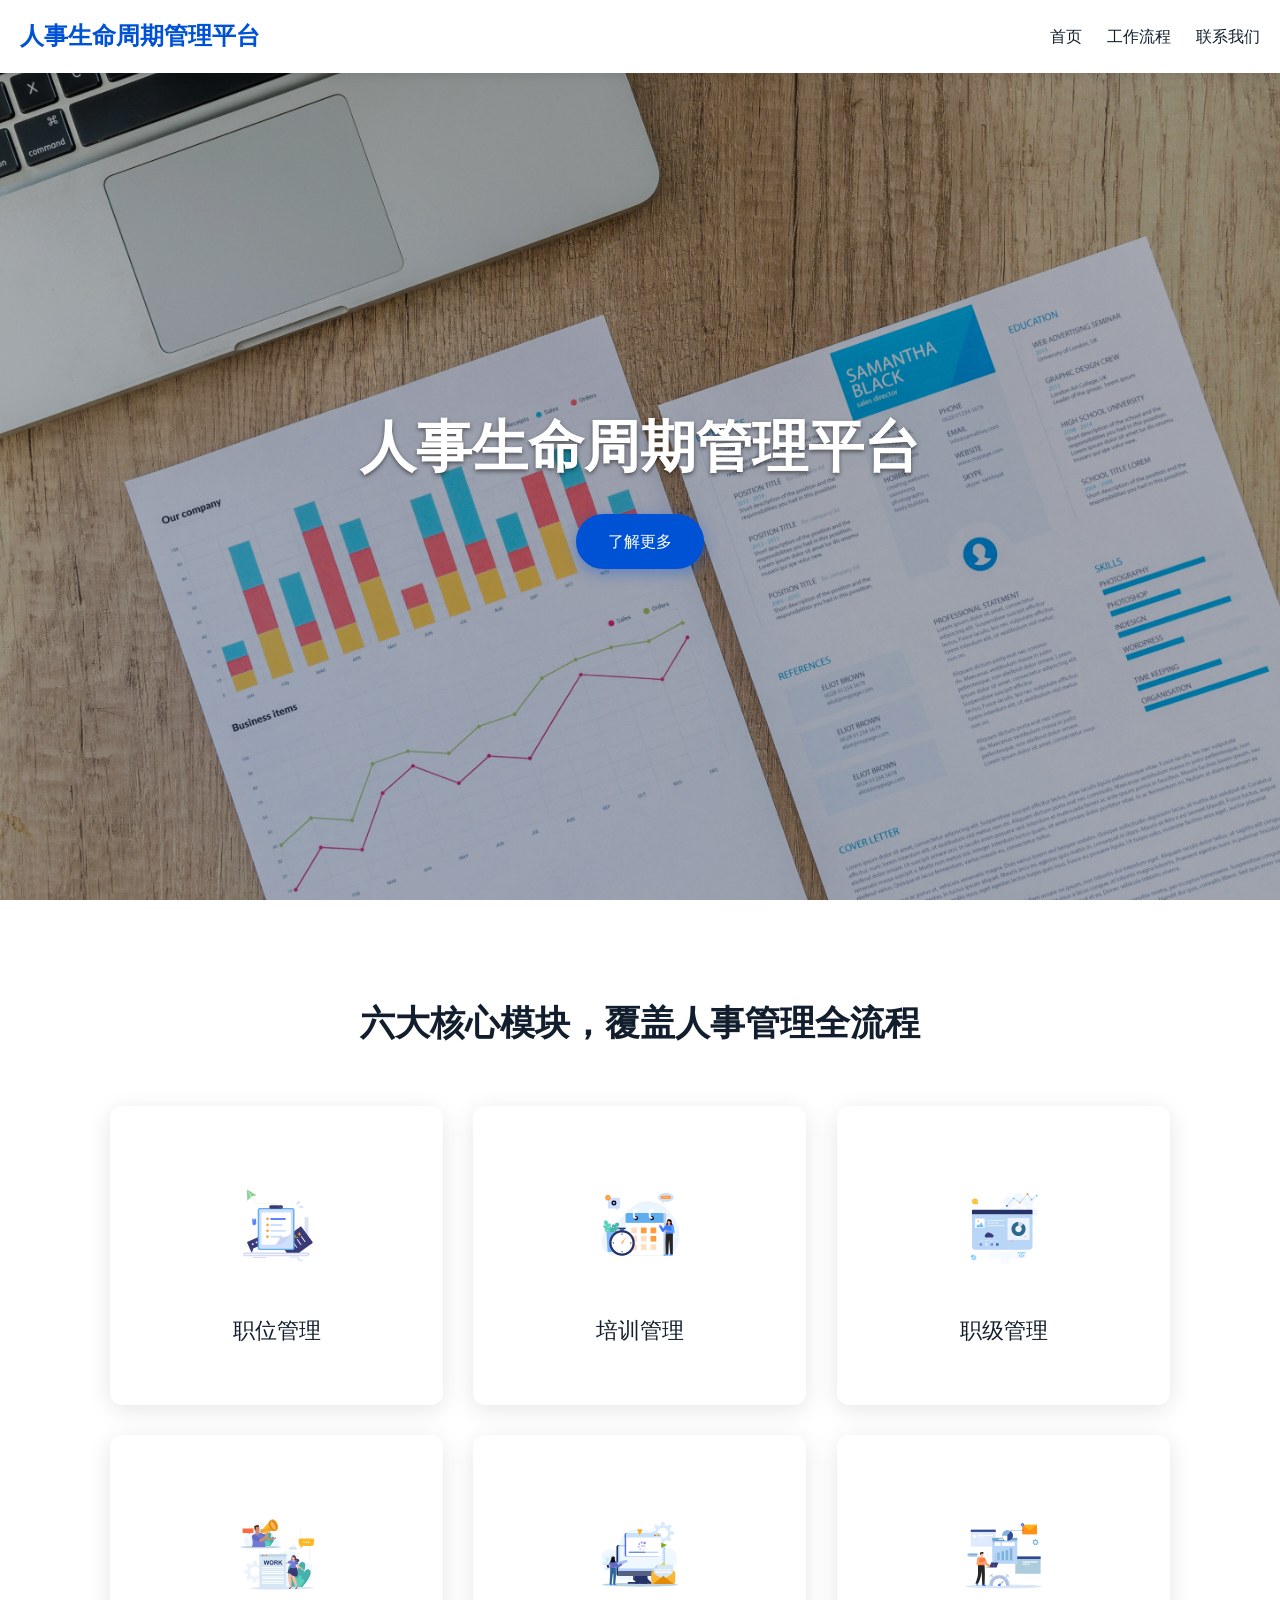
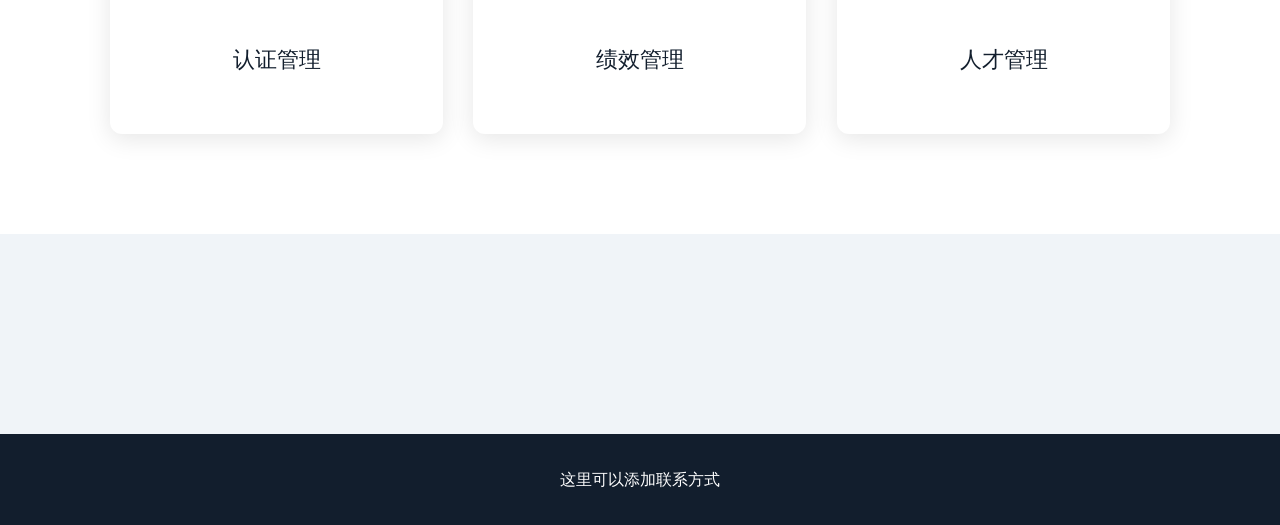
<file: index.html>
<!DOCTYPE html>
<html lang="zh-CN">

<head>
    <meta charset="UTF-8">
    <meta name="viewport" content="width=device-width, initial-scale=1.0">
    <title>企业人事管理平台</title>
    <link rel="stylesheet" href="style.css">
    <link rel="stylesheet" href="dn.css">
    <link rel="stylesheet" href="page-transitions.css">
    <style>
        /* 主页淡入动画 */
        body {
            opacity: 0;
            transform: translateY(20px);
            transition: opacity 0.5s ease-out, transform 0.5s ease-out;
        }

        body.page-loaded {
            opacity: 1;
            transform: translateY(0);
        }

        /* 确保 SVG 图标有明确的尺寸 */
        .feature-icon {
            display: flex;
            justify-content: center;
            align-items: center;
            width: 140px;
            /* 增大图标容器尺寸 */
            height: 140px;
            /* 增大图标容器尺寸 */
            margin: 0 auto 20px;
            /* 居中并增加下方留白，避免与文字重叠 */
            /* 移除背景颜色，保持简洁 */
        }

        /* 统一 img 和 object 的样式，确保图标大小一致 */
        .feature-icon img,
        .feature-icon object {
            display: block;
            /* 防止行内元素产生的额外空间 */
            width: 80px;
            /* 增大SVG图标尺寸 */
            height: 80px;
            /* 增大SVG图标尺寸 */
            /* 确保图标在容器内居中且不会超出边界 */
            object-fit: contain;
            /* 确保SVG完整显示不被裁剪 */
        }
    </style>
    <link rel="preconnect" href="https://cdn.staticfile.org" crossorigin>
</head>

<body>

    <header class="main-header">
        <div class="container">
            <div class="logo">人事生命周期管理平台</div>
            <nav>
                <ul>
                    <li><a href="#hero">首页</a></li>
                    <li><a href="#process">工作流程</a></li>
                    <li><a href="#contact">联系我们</a></li>
                </ul>
            </nav>
        </div>
    </header>

    <section id="hero" class="hero-section">
        <div class="container hero-content">
            <div class="hero-text">
                <h1>人事生命周期管理平台</h1>
                <p></p>
                <a href="#features" class="cta-button">了解更多</a>
            </div>
        </div>
    </section>

    <section id="features" class="features-section">
        <div class="container">
            <h2 class="section-title">六大核心模块，覆盖人事管理全流程</h2>
            <div class="features-grid">
                <a href="Zwgl/Zwgl.html" class="feature-link">
                    <div class="feature-card">
                        <div class="feature-icon">
                            <object data="SVG/bg1.svg" type="image/svg+xml" width="48" height="48"
                                aria-label="职位管理"></object>
                        </div>
                        <h3>职位管理</h3>
                    </div>
                </a>
                <a href="Pxgl/Pxgl.html" class="feature-link">
                    <div class="feature-card">
                        <div class="feature-icon">
                            <object data="SVG/bg2.svg" type="image/svg+xml" width="48" height="48"
                                aria-label="培训管理"></object>
                        </div>
                        <h3>培训管理</h3>
                    </div>
                </a>
                <a href="Zjgl/Zjgl.html" class="feature-link">
                    <div class="feature-card">
                        <div class="feature-icon">
                            <object data="SVG/bg3.svg" type="image/svg+xml" width="48" height="48"
                                aria-label="职级管理"></object>
                        </div>
                        <h3>职级管理</h3>
                    </div>
                </a>
                <a href="Rzgl/Rzgl.html" class="feature-link">
                    <div class="feature-card">
                        <div class="feature-icon">
                            <object data="SVG/bg4.svg" type="image/svg+xml" width="48" height="48"
                                aria-label="认证管理"></object>
                        </div>
                        <h3>认证管理</h3>
                    </div>
                </a>
                <a href="Jxgl/Jxgl.html" class="feature-link">
                    <div class="feature-card">
                        <div class="feature-icon">
                            <object data="SVG/bg5.svg" type="image/svg+xml" width="48" height="48"
                                aria-label="绩效管理"></object>
                        </div>
                        <h3>绩效管理</h3>
                    </div>
                </a>
                <a href="Rcgl/Rcgl.html" class="feature-link">
                    <div class="feature-card">
                        <div class="feature-icon">
                            <object data="SVG/bg6.svg" type="image/svg+xml" width="48" height="48"
                                aria-label="人才管理"></object>
                        </div>
                        <h3>人才管理</h3>
                    </div>
                </a>
            </div>
        </div>
    </section>

    <section id="process" class="process-section"> </section>
    <footer id="contact" class="main-footer"> 这里可以添加联系方式 </footer>

    <script src="page-transitions.js"></script>
    <script src="script.js"></script>
    <script>
        // 主页淡入效果
        document.addEventListener('DOMContentLoaded', function () {
            // 延迟一帧后开始淡入
            requestAnimationFrame(() => {
                document.body.classList.add('page-loaded');
            });
        });
    </script>
</body>

</html>
</file>
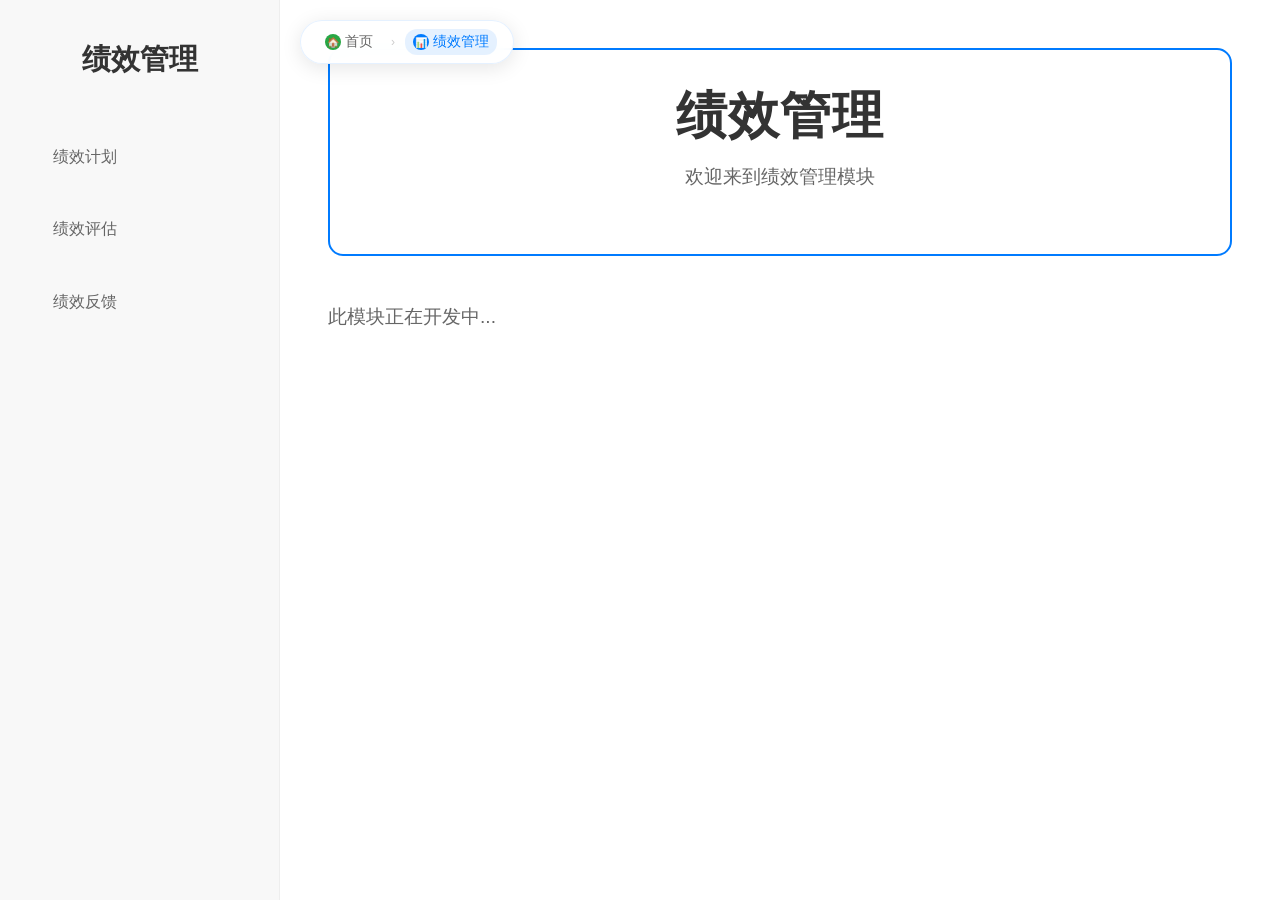
<file: Jxgl/Jxgl.html>
<!DOCTYPE html>
<html lang="zh-CN">
<head>
    <meta charset="UTF-8">
    <meta name="viewport" content="width=device-width, initial-scale=1.0">
    <title>绩效管理</title>
    <link rel="stylesheet" href="Jxgl.css">
    <link rel="stylesheet" href="../page-transitions.css">
    <link rel="stylesheet" href="../breadcrumb.css">
</head>
<body>
    
    <div class="container">
        <nav class="sidebar">
            <div class="logo">
                <h2>绩效管理</h2>
            </div>
            <ul class="nav-menu">
                <li class="nav-item">
                    <a href="#" class="nav-link">绩效计划</a>
                </li>
                <li class="nav-item">
                    <a href="#" class="nav-link">绩效评估</a>
                </li>
                <li class="nav-item">
                    <a href="#" class="nav-link">绩效反馈</a>
                </li>
            </ul>
        </nav>
        <main class="main-content">
            <header class="header">
                <h1>绩效管理</h1>
                <p>欢迎来到绩效管理模块</p>
            </header>
            <p>此模块正在开发中...</p>
        </main>
    </div>
    <script src="../page-transitions.js"></script>
        <script src="../breadcrumb.js"></script>
<script src="Jxgl.js"></script>
</body>
</html>
</file>
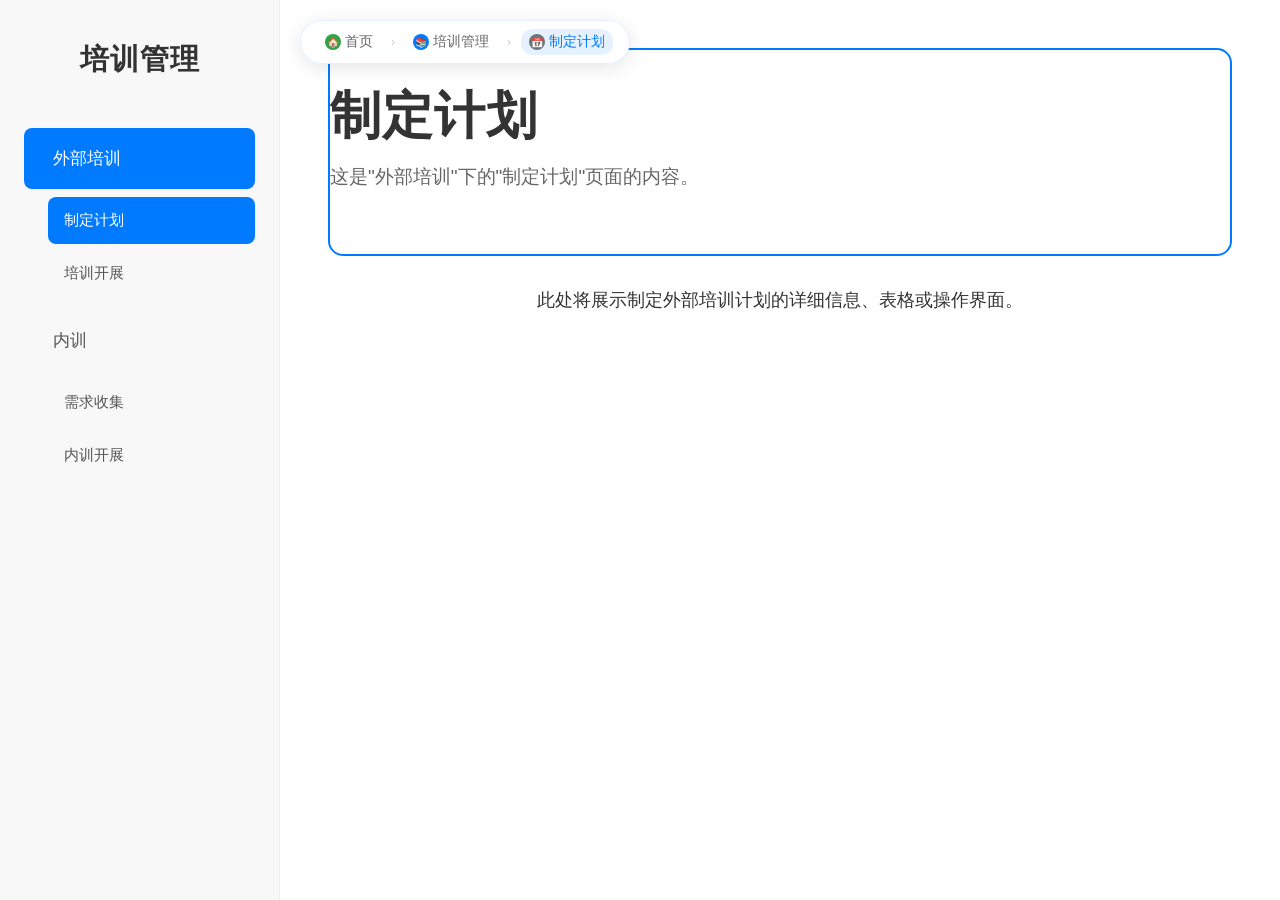
<file: Pxgl/Pxgl-page1.html>
<!DOCTYPE html>
<html lang="zh-CN">
<head>
    <meta charset="UTF-8">
    <meta name="viewport" content="width=device-width, initial-scale=1.0">
    <title>企业人事管理平台</title>
    <link rel="stylesheet" href="Pxgl.css">
    <link rel="stylesheet" href="../dn.css">
    <link rel="stylesheet" href="../breadcrumb.css">
<body>
    <div class="container">
        <nav class="sidebar">
            
            <div class="logo">
                <h2>培训管理</h2>
            </div>
            <ul class="nav-menu">
                <li class="nav-item">
                    <a href="#" class="nav-link">外部培训</a>
                    <ul class="submenu">
                        <li class="nav-item">
                            <a href="Pxgl-page1.html" class="nav-link">制定计划</a>
                        </li>
                        <li class="nav-item">
                            <a href="Pxgl-page2.html" class="nav-link">培训开展</a>
                        </li>
                    </ul>
                </li>
                <li class="nav-item">
                    <a href="#" class="nav-link">内训</a>
                    <ul class="submenu">
                        <li class="nav-item">
                            <a href="Pxgl-page3.html" class="nav-link">需求收集</a>
                        </li>
                        <li class="nav-item">
                            <a href="Pxgl-page4.html" class="nav-link">内训开展</a>
                        </li>
                    </ul>
                </li>
            </ul>
            </nav>

        <main class="main-content">
            <header class="header" style="margin-bottom: 2rem; text-align: left;"> 
                <h1>制定计划</h1>
                <p>这是"外部培训"下的"制定计划"页面的内容。</p>
            </header>
            <p style="font-size: 1.1rem; color: var(--text-dark);">
                此处将展示制定外部培训计划的详细信息、表格或操作界面。
            </p>
        </main>
    </div>
        <script src="../breadcrumb.js"></script>
<script src="Pxgl.js"></script> 
</body>
</html>
</file>
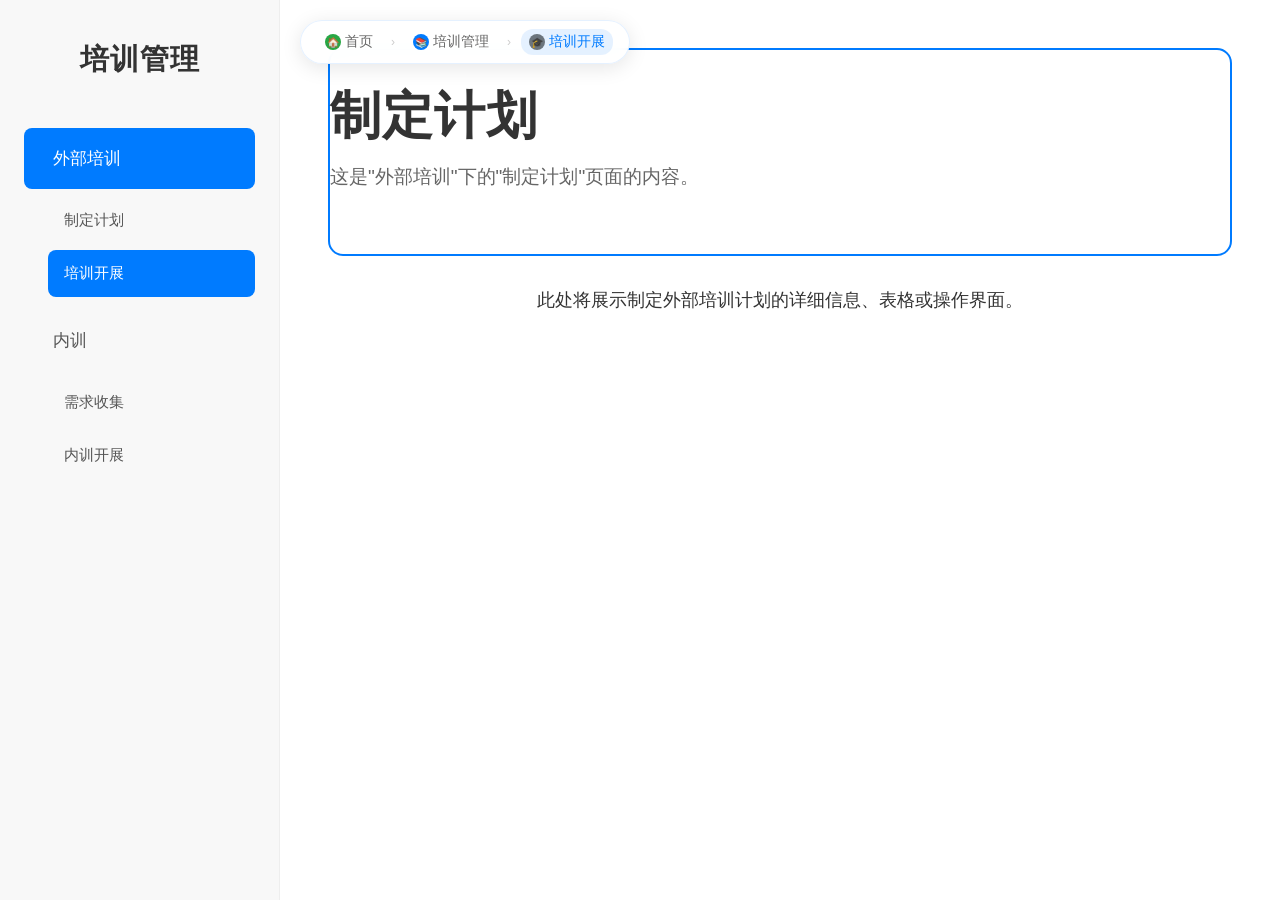
<file: Pxgl/Pxgl-page2.html>
<!DOCTYPE html>
<html lang="zh-CN">
<head>
    <meta charset="UTF-8">
    <meta name="viewport" content="width=device-width, initial-scale=1.0">
    <title>企业人事管理平台</title> <link rel="stylesheet" href="Pxgl.css"> </head>
    <link rel="stylesheet" href="../breadcrumb.css">
    <link rel="stylesheet" href="../dn.css">
<body>
    <div class="container">
        <nav class="sidebar">
            
            <div class="logo">
                <h2>培训管理</h2>
            </div>
            <ul class="nav-menu">
                <li class="nav-item">
                    <a href="#" class="nav-link">外部培训</a>
                    <ul class="submenu">
                        <li class="nav-item">
                            <a href="Pxgl-page1.html" class="nav-link">制定计划</a>
                        </li>
                        <li class="nav-item">
                            <a href="Pxgl-page2.html" class="nav-link">培训开展</a>
                        </li>
                    </ul>
                </li>
                <li class="nav-item">
                    <a href="#" class="nav-link">内训</a>
                    <ul class="submenu">
                        <li class="nav-item">
                            <a href="Pxgl-page3.html" class="nav-link">需求收集</a>
                        </li>
                        <li class="nav-item">
                            <a href="Pxgl-page4.html" class="nav-link">内训开展</a>
                        </li>
                    </ul>
                </li>
            </ul>
            </nav>

        <main class="main-content">
            <header class="header" style="margin-bottom: 2rem; text-align: left;"> 
                <h1>制定计划</h1>
                <p>这是"外部培训"下的"制定计划"页面的内容。</p>
            </header>
            <p style="font-size: 1.1rem; color: var(--text-dark);">
                此处将展示制定外部培训计划的详细信息、表格或操作界面。
            </p>
        </main>
    </div>
        <script src="../breadcrumb.js"></script>
<script src="Pxgl.js"></script> 
</body>
</html>
</file>
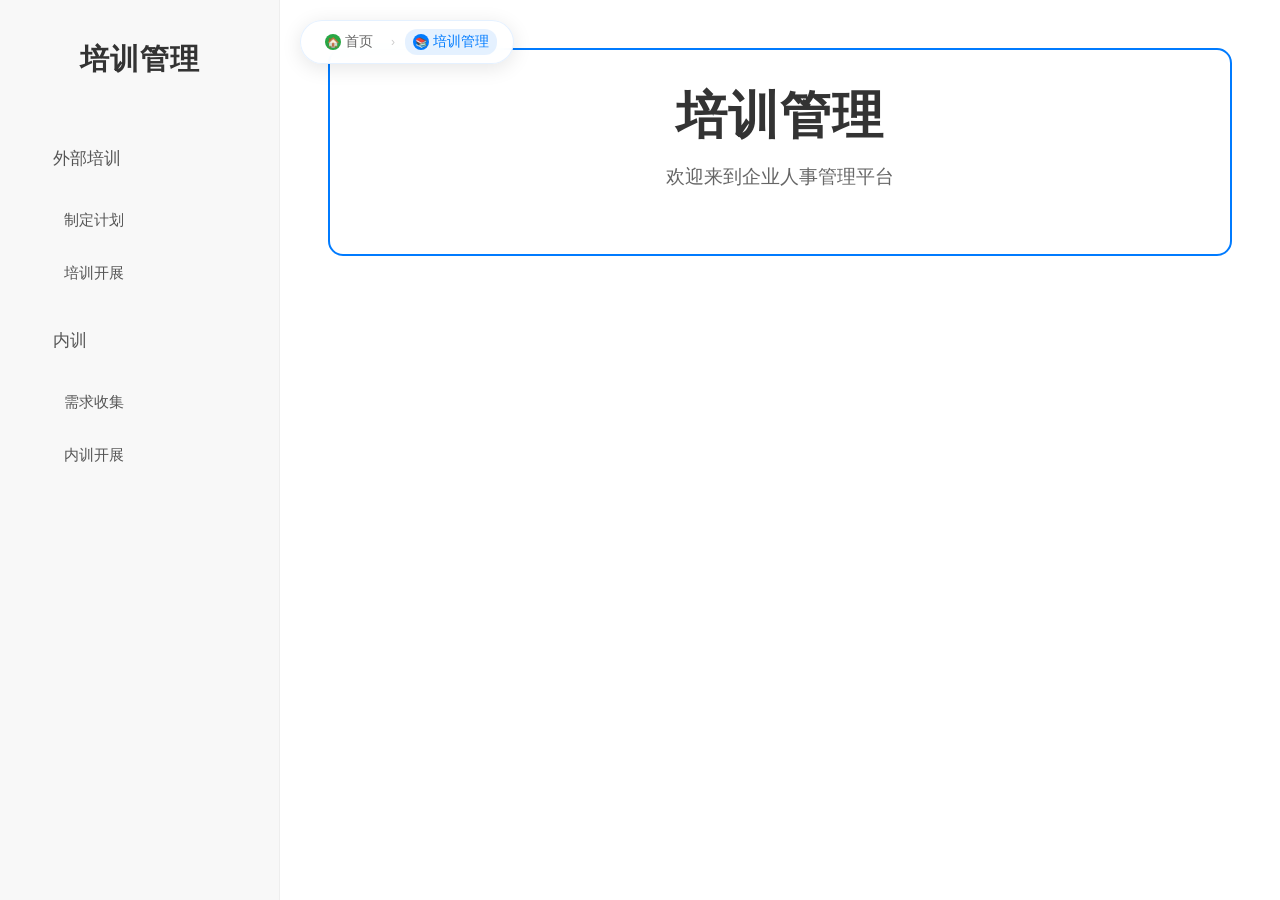
<file: Pxgl/Pxgl.html>
<!DOCTYPE html>
<html lang="zh-CN">
<head>
    <meta charset="UTF-8">
    <meta name="viewport" content="width=device-width, initial-scale=1.0">
    <title>企业人事管理平台</title>
    <link rel="stylesheet" href="Pxgl.css">
    <link rel="stylesheet" href="../breadcrumb.css"> 
    <link rel="stylesheet" href="../dn.css">
</head>
<body>
    <div class="container">
        <nav class="sidebar">
            
            <div class="logo">
                <h2>培训管理</h2>
            </div>
            <ul class="nav-menu">
                <li class="nav-item">
                    <a href="#" class="nav-link">外部培训</a>
                    <ul class="submenu">
                        <li class="nav-item">
                            <a href="Pxgl-page1.html" class="nav-link">制定计划</a>
                        </li>
                        <li class="nav-item">
                            <a href="Pxgl-page2.html" class="nav-link">培训开展</a>
                        </li>
                    </ul>
                </li>
                <li class="nav-item">
                    <a href="#" class="nav-link">内训</a>
                    <ul class="submenu">
                        <li class="nav-item">
                            <a href="Pxgl-page3.html" class="nav-link">需求收集</a>
                        </li>
                        <li class="nav-item">
                            <a href="Pxgl-page4.html" class="nav-link">内训开展</a>
                        </li>
                    </ul>
                </li>
            </ul>
            </nav>

        <main class="main-content">
            <header class="header">
                <h1>培训管理</h1>
                <p>欢迎来到企业人事管理平台</p>
            </header>
        </main>
    </div>
        <script src="../breadcrumb.js"></script>
<script src="Pxgl.js"></script> 
</body>
</html>
</file>
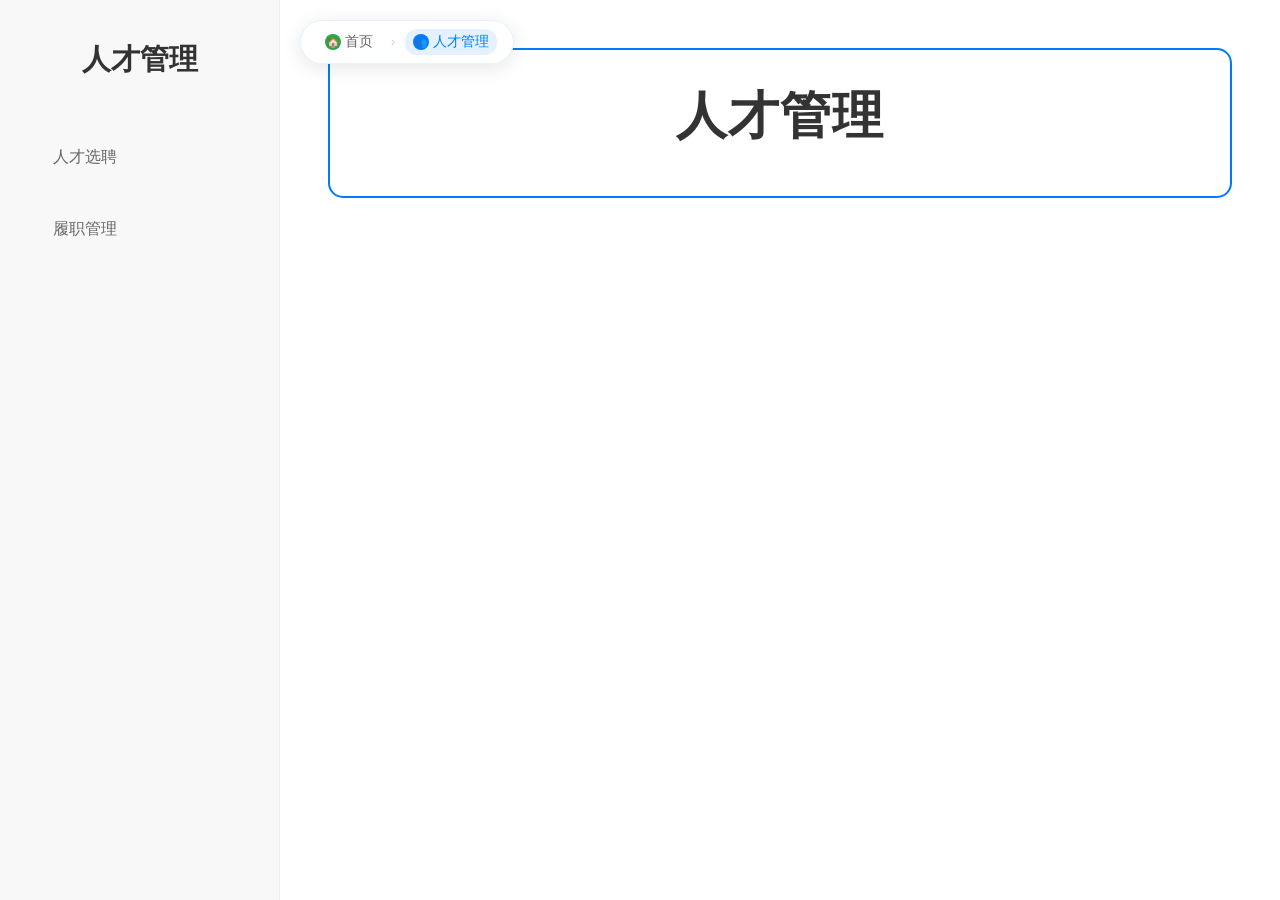
<file: Rcgl/Rcgl.html>
<!DOCTYPE html>
<html lang="zh-CN">
<head>
    <meta charset="UTF-8">
    <meta name="viewport" content="width=device-width, initial-scale=1.0">
    <title>人才管理</title>
    <link rel="stylesheet" href="Rcgl.css">
    <link rel="stylesheet" href="../page-transitions.css">
    <link rel="stylesheet" href="../breadcrumb.css">
</head>
<body>
    
    <div class="container">
        <nav class="sidebar">
            <div class="logo">
                <h2>人才管理</h2>
            </div>
            <ul class="nav-menu">
                <li class="nav-item">
                    <a href="Rcgl-page1.html" class="nav-link">人才选聘</a>
                </li>
                <li class="nav-item">
                    <a href="Rcgl-page2.html" class="nav-link">履职管理</a>
                </li>
            </ul>
        </nav>
        <main class="main-content">
            <header class="header">
                <h1>人才管理</h1>
            </header>
                </div>
            </div>
        </main>
    </div>
    <script src="../page-transitions.js"></script>
    <script src="../breadcrumb.js"></script>
    <script src="Rcgl.js"></script>
</body>
</html>
</file>
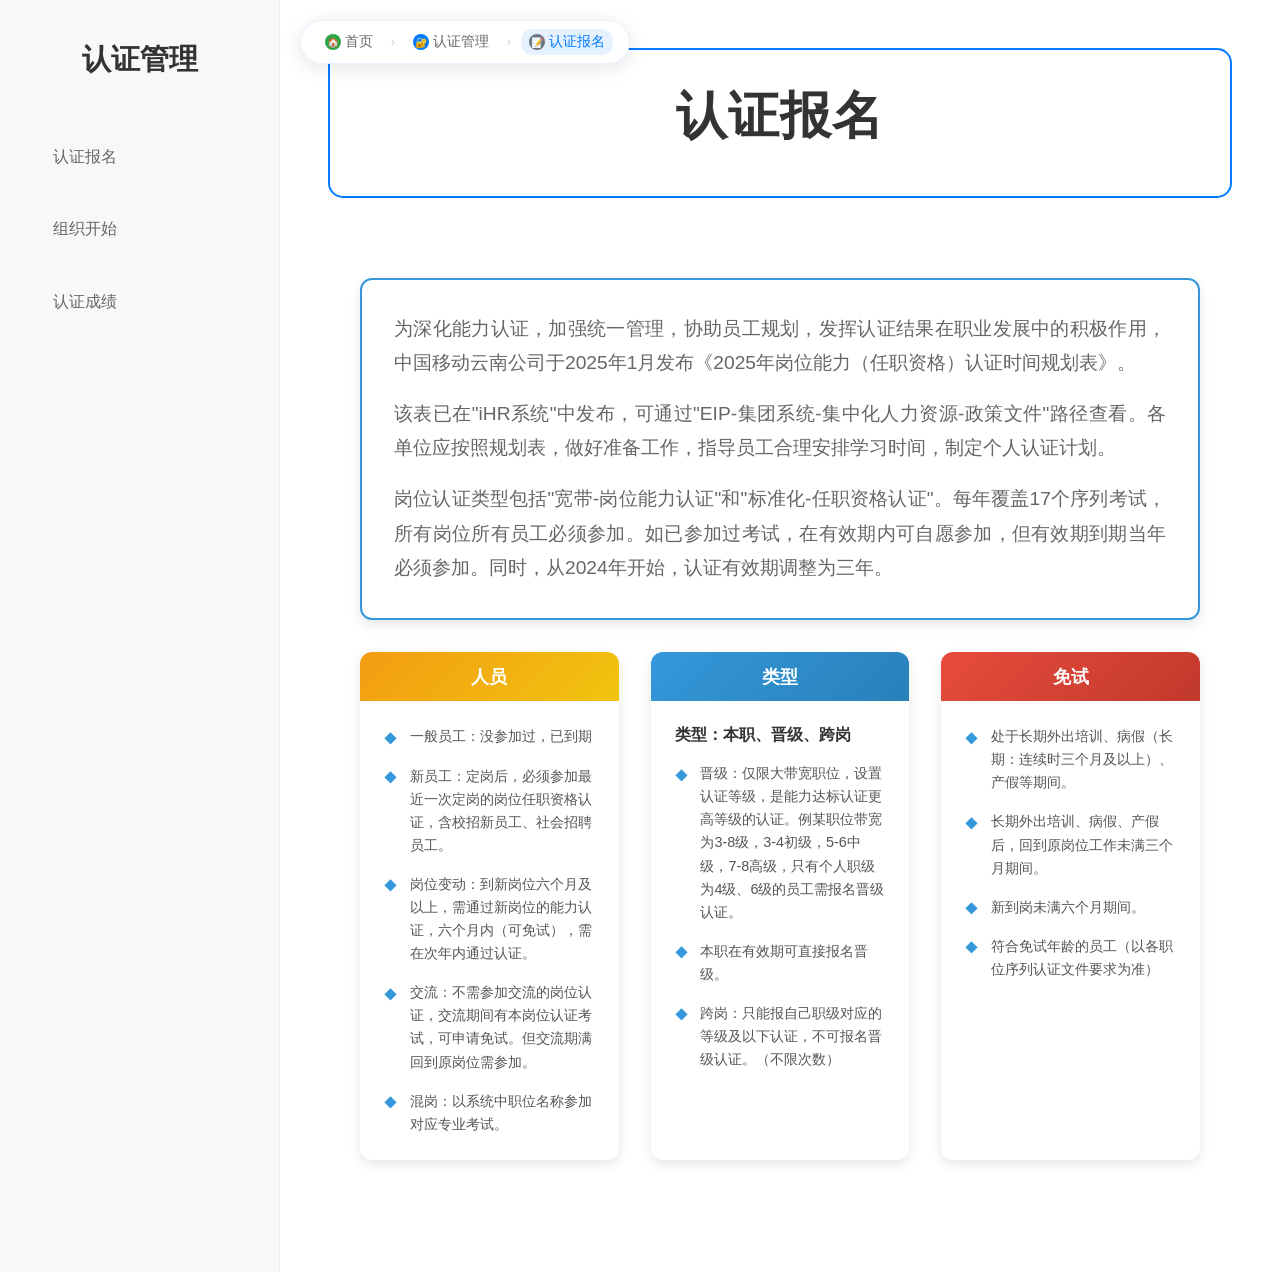
<file: Rzgl/Rzgl-page1.html>
<!DOCTYPE html>
<html lang="zh-CN">
<head>
    <meta charset="UTF-8">
    <meta name="viewport" content="width=device-width, initial-scale=1.0">
    <title>认证报名</title>
    <link rel="stylesheet" href="Rzgl.css">
    <link rel="stylesheet" href="Rzgl-page1.css">
    <link rel="stylesheet" href="../page-transitions.css">
    <link rel="stylesheet" href="../breadcrumb.css">
</head>
<body>
    
    <div class="container">
        <nav class="sidebar">
            <div class="logo">
                <h2>认证管理</h2>
            </div>
            <ul class="nav-menu">
                <li class="nav-item">
                    <a href="Rzgl-page1.html" class="nav-link current-page">认证报名</a>
                </li>
                <li class="nav-item">
                    <a href="Rzgl-page2.html" class="nav-link">组织开始</a>
                </li>
                <li class="nav-item">
                    <a href="Rzgl-page3.html" class="nav-link">认证成绩</a>
                </li>
            </ul>
        </nav>
        <main class="main-content">
            <header class="header">
                <h1>认证报名</h1>
            </header>
            
            <div class="certification-content">
                <!-- 介绍段落 -->
                <div class="intro-section">
                    <p class="intro-text">
                        为深化能力认证，加强统一管理，协助员工规划，发挥认证结果在职业发展中的积极作用，中国移动云南公司于2025年1月发布《2025年岗位能力（任职资格）认证时间规划表》。
                    </p>
                    <p class="intro-text">
                        该表已在"iHR系统"中发布，可通过"EIP-集团系统-集中化人力资源-政策文件"路径查看。各单位应按照规划表，做好准备工作，指导员工合理安排学习时间，制定个人认证计划。
                    </p>
                    <p class="intro-text">
                        岗位认证类型包括"宽带-岗位能力认证"和"标准化-任职资格认证"。每年覆盖17个序列考试，所有岗位所有员工必须参加。如已参加过考试，在有效期内可自愿参加，但有效期到期当年必须参加。同时，从2024年开始，认证有效期调整为三年。
                    </p>
                </div>

                <!-- 三个主要板块 -->
                <div class="main-panels">
                    <!-- 人员板块 -->
                    <div class="panel personnel-panel">
                        <div class="panel-label yellow-label">人员</div>
                        <div class="panel-content">
                            <ul class="info-list">
                                <li><span class="diamond-icon">◆</span>一般员工：没参加过，已到期</li>
                                <li><span class="diamond-icon">◆</span>新员工：定岗后，必须参加最近一次定岗的岗位任职资格认证，含校招新员工、社会招聘员工。</li>
                                <li><span class="diamond-icon">◆</span>岗位变动：到新岗位六个月及以上，需通过新岗位的能力认证，六个月内（可免试），需在次年内通过认证。</li>
                                <li><span class="diamond-icon">◆</span>交流：不需参加交流的岗位认证，交流期间有本岗位认证考试，可申请免试。但交流期满回到原岗位需参加。</li>
                                <li><span class="diamond-icon">◆</span>混岗：以系统中职位名称参加对应专业考试。</li>
                            </ul>
                        </div>
                    </div>

                    <!-- 类型板块 -->
                    <div class="panel type-panel">
                        <div class="panel-label blue-label">类型</div>
                        <div class="panel-content">
                            <div class="type-heading">类型：本职、晋级、跨岗</div>
                            <ul class="info-list">
                                <li><span class="diamond-icon">◆</span>晋级：仅限大带宽职位，设置认证等级，是能力达标认证更高等级的认证。例某职位带宽为3-8级，3-4初级，5-6中级，7-8高级，只有个人职级为4级、6级的员工需报名晋级认证。</li>
                                <li><span class="diamond-icon">◆</span>本职在有效期可直接报名晋级。</li>
                                <li><span class="diamond-icon">◆</span>跨岗：只能报自己职级对应的等级及以下认证，不可报名晋级认证。（不限次数）</li>
                            </ul>
                        </div>
                    </div>

                    <!-- 免试板块 -->
                    <div class="panel exemption-panel">
                        <div class="panel-label red-label">免试</div>
                        <div class="panel-content">
                            <ul class="info-list">
                                <li><span class="diamond-icon">◆</span>处于长期外出培训、病假（长期：连续时三个月及以上）、产假等期间。</li>
                                <li><span class="diamond-icon">◆</span>长期外出培训、病假、产假后，回到原岗位工作未满三个月期间。</li>
                                <li><span class="diamond-icon">◆</span>新到岗未满六个月期间。</li>
                                <li><span class="diamond-icon">◆</span>符合免试年龄的员工（以各职位序列认证文件要求为准）</li>
                            </ul>
                        </div>
                    </div>
                </div>


            </div>
        </main>
    </div>
    <script src="../page-transitions.js"></script>
    <script src="../breadcrumb.js"></script>
    <script src="Rzgl.js"></script>
</body>
</html>
</file>
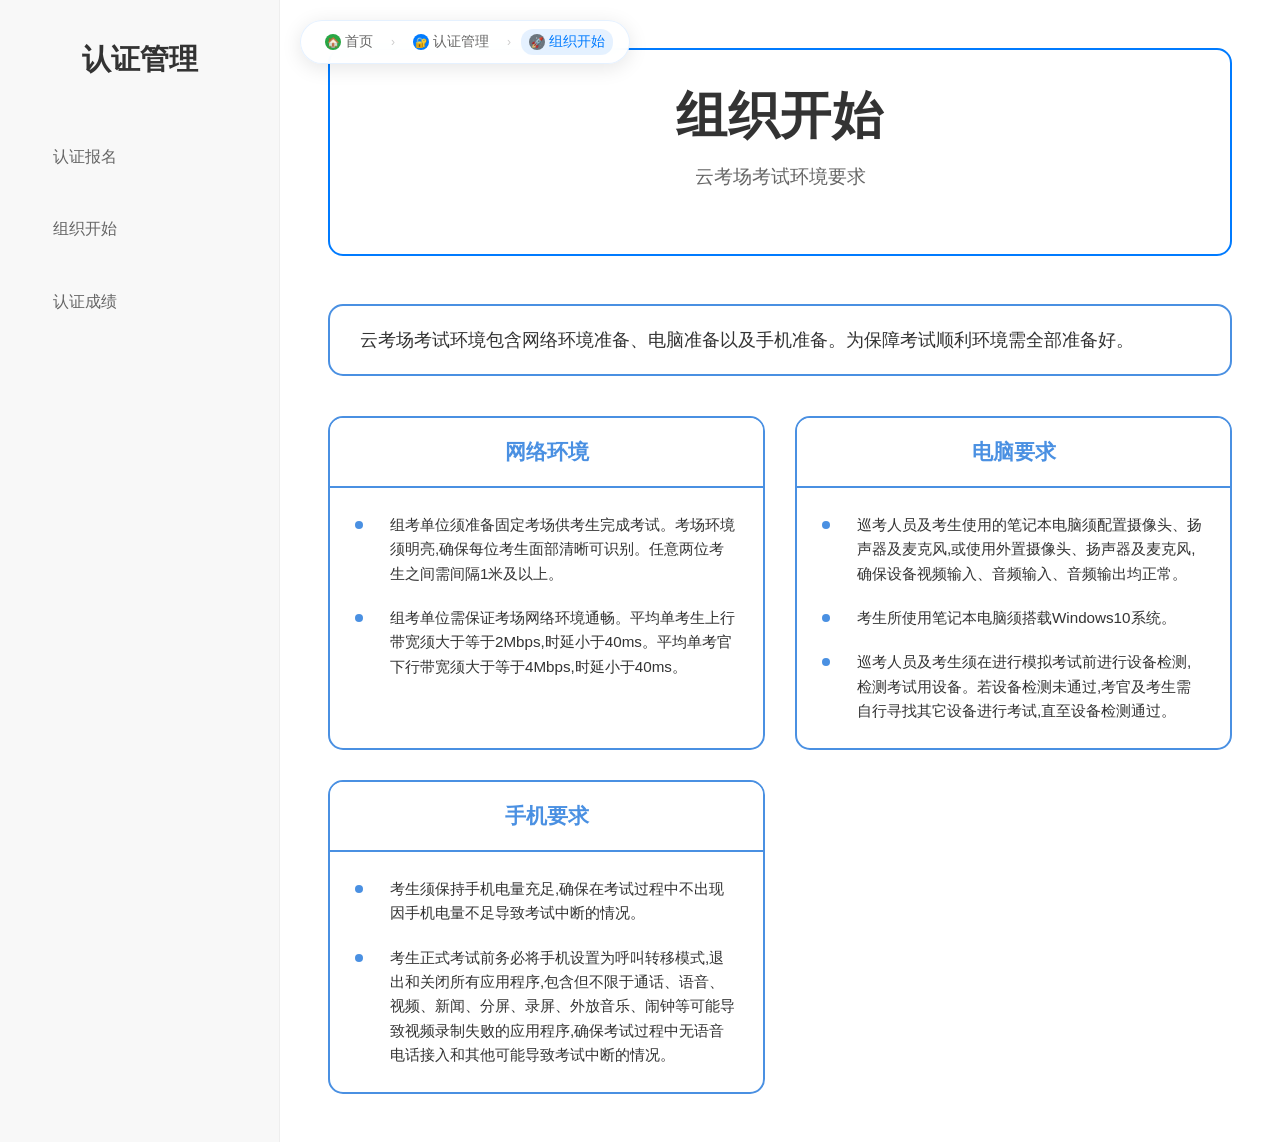
<file: Rzgl/Rzgl-page2.html>
<!DOCTYPE html>
<html lang="zh-CN">
<head>
    <meta charset="UTF-8">
    <meta name="viewport" content="width=device-width, initial-scale=1.0">
    <title>组织开始</title>
    <link rel="stylesheet" href="Rzgl.css">
    <link rel="stylesheet" href="../page-transitions.css">
    <link rel="stylesheet" href="../breadcrumb.css">
    <link rel="stylesheet" href="Rzgl-page2.css">
</head>
<body>
    
    <div class="container">
        <nav class="sidebar">
            <div class="logo">
                <h2>认证管理</h2>
            </div>
            <ul class="nav-menu">
                <li class="nav-item">
                    <a href="Rzgl-page1.html" class="nav-link">认证报名</a>
                </li>
                <li class="nav-item">
                    <a href="Rzgl-page2.html" class="nav-link current-page">组织开始</a>
                </li>
                <li class="nav-item">
                    <a href="Rzgl-page3.html" class="nav-link">认证成绩</a>
                </li>
            </ul>
        </nav>
        <main class="main-content">
            <header class="header">
                <h1>组织开始</h1>
                <p>云考场考试环境要求</p>
            </header>
            
            <!-- 页面介绍 -->
            <div class="page-intro">
                <p class="intro-text">云考场考试环境包含网络环境准备、电脑准备以及手机准备。为保障考试顺利环境需全部准备好。</p>
            </div>
            
            <!-- 要求卡片容器 -->
            <div class="requirements-container">
                <!-- 网络环境要求 -->
                <div class="requirement-card">
                    <div class="card-header">网络环境</div>
                    <div class="card-content">
                        <ul class="requirement-list">
                            <li>组考单位须准备固定考场供考生完成考试。考场环境须明亮,确保每位考生面部清晰可识别。任意两位考生之间需间隔1米及以上。</li>
                            <li>组考单位需保证考场网络环境通畅。平均单考生上行带宽须大于等于2Mbps,时延小于40ms。平均单考官下行带宽须大于等于4Mbps,时延小于40ms。</li>
                        </ul>
                    </div>
                </div>
                
                <!-- 电脑要求 -->
                <div class="requirement-card">
                    <div class="card-header">电脑要求</div>
                    <div class="card-content">
                        <ul class="requirement-list">
                            <li>巡考人员及考生使用的笔记本电脑须配置摄像头、扬声器及麦克风,或使用外置摄像头、扬声器及麦克风,确保设备视频输入、音频输入、音频输出均正常。</li>
                            <li>考生所使用笔记本电脑须搭载Windows10系统。</li>
                            <li>巡考人员及考生须在进行模拟考试前进行设备检测,检测考试用设备。若设备检测未通过,考官及考生需自行寻找其它设备进行考试,直至设备检测通过。</li>
                        </ul>
                    </div>
                </div>
                
                <!-- 手机要求 -->
                <div class="requirement-card">
                    <div class="card-header">手机要求</div>
                    <div class="card-content">
                        <ul class="requirement-list">
                            <li>考生须保持手机电量充足,确保在考试过程中不出现因手机电量不足导致考试中断的情况。</li>
                            <li>考生正式考试前务必将手机设置为呼叫转移模式,退出和关闭所有应用程序,包含但不限于通话、语音、视频、新闻、分屏、录屏、外放音乐、闹钟等可能导致视频录制失败的应用程序,确保考试过程中无语音电话接入和其他可能导致考试中断的情况。</li>
                        </ul>
                    </div>
                </div>
            </div>
        </main>
    </div>
    <script src="../page-transitions.js"></script>
    <script src="../breadcrumb.js"></script>
    <script src="Rzgl.js"></script>
</body>
</html>
</file>
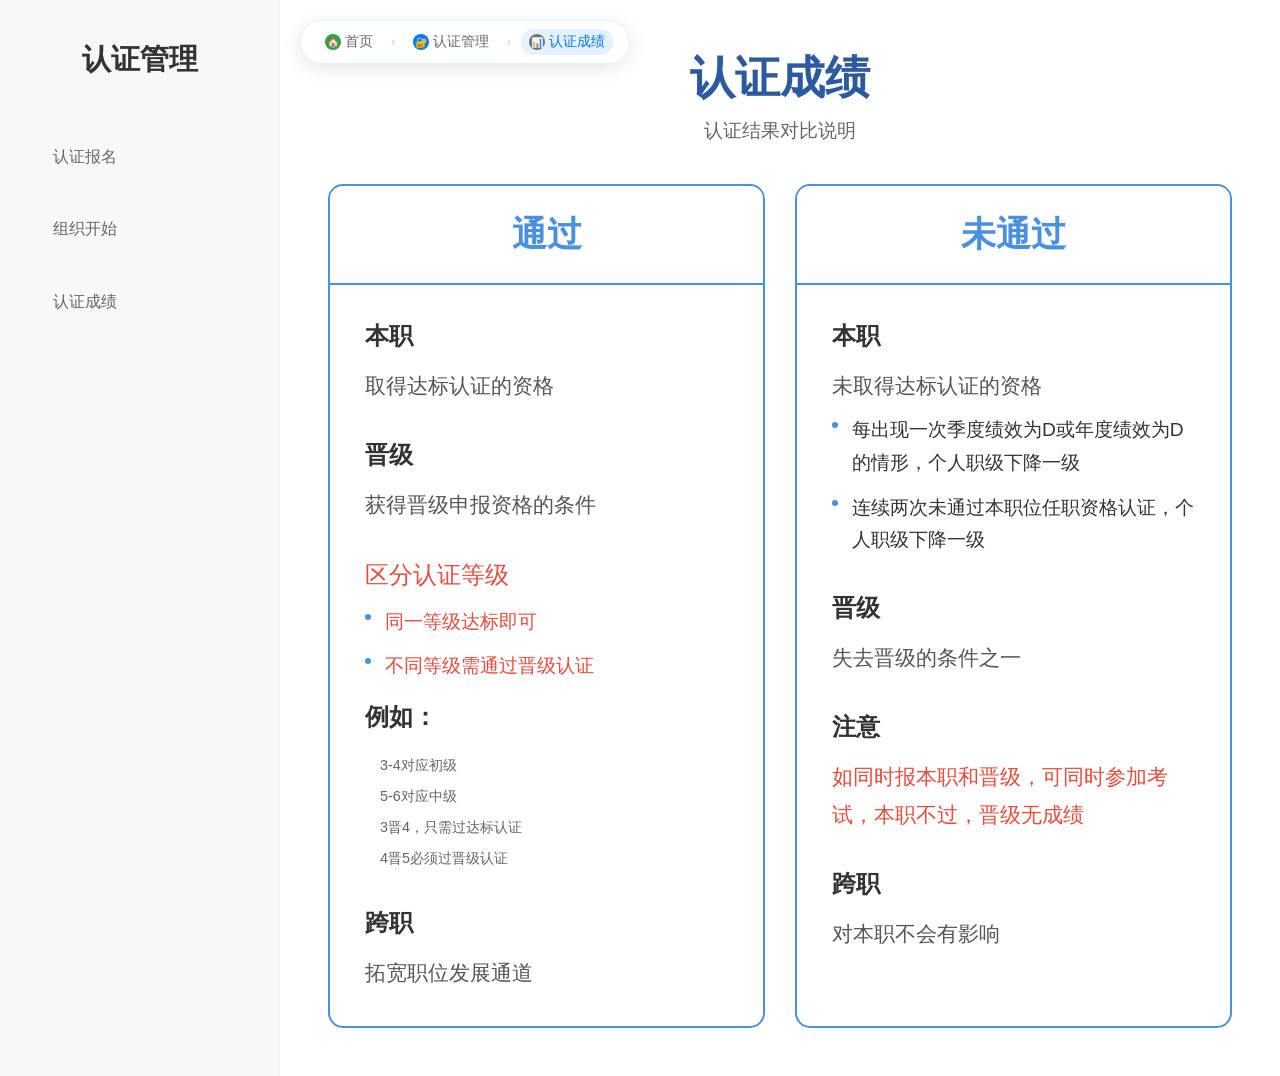
<file: Rzgl/Rzgl-page3.html>
<!DOCTYPE html>
<html lang="zh-CN">
<head>
    <meta charset="UTF-8">
    <meta name="viewport" content="width=device-width, initial-scale=1.0">
    <title>认证成绩</title>
    <link rel="stylesheet" href="Rzgl.css">
    <link rel="stylesheet" href="../page-transitions.css">
    <link rel="stylesheet" href="../breadcrumb.css">
    <link rel="stylesheet" href="Rzgl-page3.css">
</head>
<body>
    
    <div class="container">
        <nav class="sidebar">
            <div class="logo">
                <h2>认证管理</h2>
            </div>
            <ul class="nav-menu">
                <li class="nav-item">
                    <a href="Rzgl-page1.html" class="nav-link">认证报名</a>
                </li>
                <li class="nav-item">
                    <a href="Rzgl-page2.html" class="nav-link">组织开始</a>
                </li>
                <li class="nav-item">
                    <a href="Rzgl-page3.html" class="nav-link current-page">认证成绩</a>
                </li>
            </ul>
        </nav>
        <main class="main-content">
            <div class="page-title">
                <h1>认证成绩</h1>
                <p>认证结果对比说明</p>
            </div>
            
            <!-- 对比容器 -->
            <div class="comparison-container">
                <!-- 通过 -->
                <div class="comparison-card">
                    <div class="card-header">通过</div>
                    <div class="card-content">
                        <!-- 本职 -->
                        <div class="content-section">
                            <div class="section-title">本职</div>
                            <div class="section-content">取得达标认证的资格</div>
                        </div>
                        
                        <!-- 晋级 -->
                        <div class="content-section">
                            <div class="section-title">晋级</div>
                            <div class="section-content">获得晋级申报资格的条件</div>
                        </div>
                        
                        <!-- 区分认证等级 -->
                        <div class="content-section">
                            <div class="section-title highlight-red">区分认证等级</div>
                            <div class="section-content">
                                <ul class="content-list">
                                    <li class="highlight-red">同一等级达标即可</li>
                                    <li class="highlight-red">不同等级需通过晋级认证</li>
                                </ul>
                                <div class="section-title">例如：</div>
                                <ul class="example-list">
                                    <li class="highlight-red">3-4对应初级</li>
                                    <li class="highlight-red">5-6对应中级</li>
                                    <li class="highlight-red">3晋4，只需过达标认证</li>
                                    <li class="highlight-red">4晋5必须过晋级认证</li>
                                </ul>
                            </div>
                        </div>
                        
                        <!-- 跨职 -->
                        <div class="content-section">
                            <div class="section-title">跨职</div>
                            <div class="section-content">拓宽职位发展通道</div>
                        </div>
                    </div>
                </div>
                
                <!-- 未通过 -->
                <div class="comparison-card">
                    <div class="card-header">未通过</div>
                    <div class="card-content">
                        <!-- 本职 -->
                        <div class="content-section">
                            <div class="section-title">本职</div>
                            <div class="section-content">未取得达标认证的资格</div>
                            <ul class="content-list">
                                <li>每出现一次季度绩效为D或年度绩效为D的情形，个人职级下降一级</li>
                                <li>连续两次未通过本职位任职资格认证，个人职级下降一级</li>
                            </ul>
                        </div>
                        
                        <!-- 晋级 -->
                        <div class="content-section">
                            <div class="section-title">晋级</div>
                            <div class="section-content">失去晋级的条件之一</div>
                        </div>
                        
                        <!-- 注意 -->
                        <div class="content-section">
                            <div class="section-title">注意</div>
                            <div class="section-content">
                                <span class="highlight-red">如同时报本职和晋级，可同时参加考试，本职不过，晋级无成绩</span>
                            </div>
                        </div>
                        
                        <!-- 跨职 -->
                        <div class="content-section">
                            <div class="section-title">跨职</div>
                            <div class="section-content">对本职不会有影响</div>
                        </div>
                    </div>
                </div>
            </div>
        </main>
    </div>
    <script src="../page-transitions.js"></script>
    <script src="../breadcrumb.js"></script>
    <script src="Rzgl.js"></script>
</body>
</html>
</file>
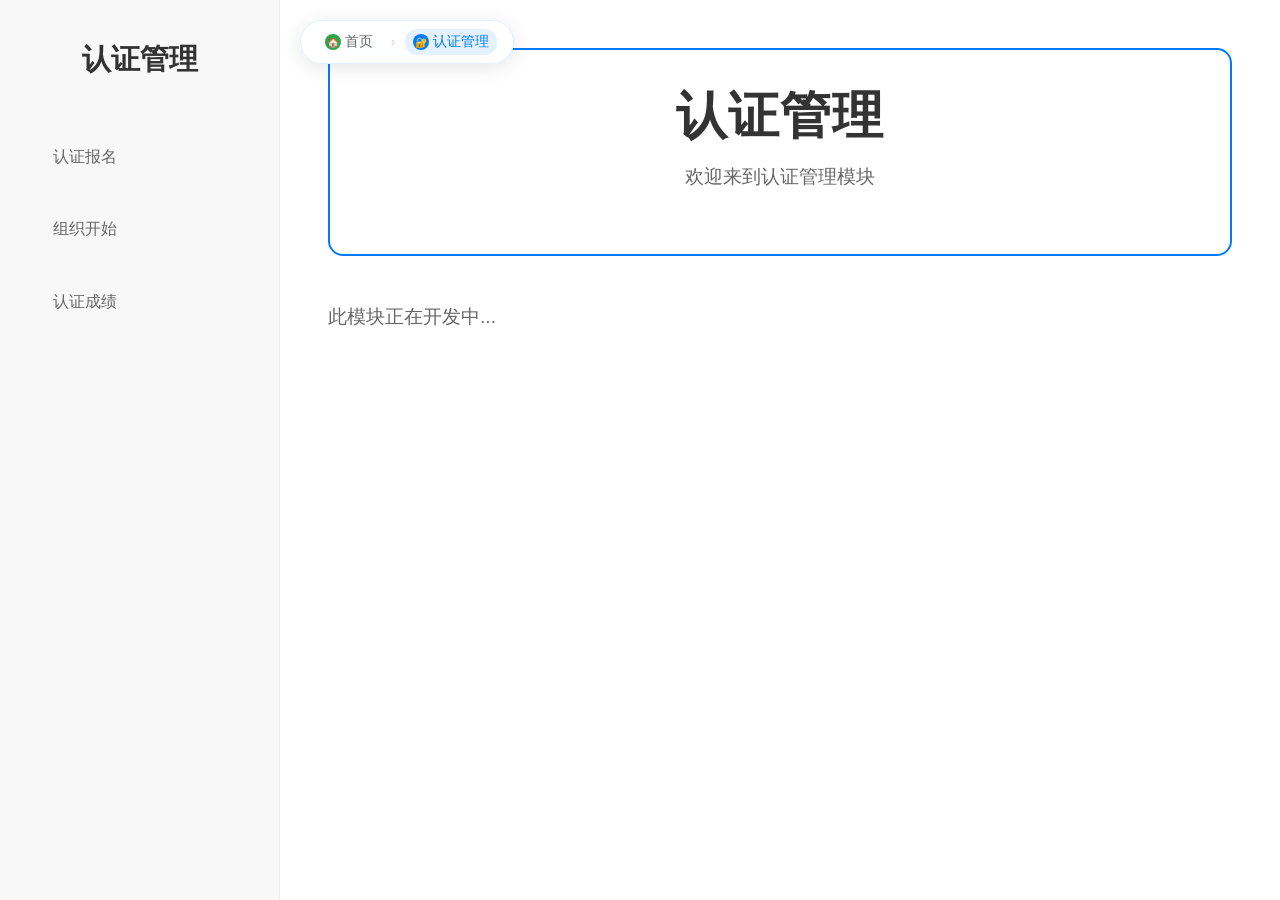
<file: Rzgl/Rzgl.html>
<!DOCTYPE html>
<html lang="zh-CN">
<head>
    <meta charset="UTF-8">
    <meta name="viewport" content="width=device-width, initial-scale=1.0">
    <title>认证管理</title>
    <link rel="stylesheet" href="Rzgl.css">
    <link rel="stylesheet" href="../page-transitions.css">
    <link rel="stylesheet" href="../breadcrumb.css">
</head>
<body>
    
    <div class="container">
        <nav class="sidebar">
            <div class="logo">
                <h2>认证管理</h2>
            </div>
            <ul class="nav-menu">
                <li class="nav-item">
                    <a href="Rzgl-page1.html" class="nav-link">认证报名</a>
                </li>
                <li class="nav-item">
                    <a href="Rzgl-page2.html" class="nav-link">组织开始</a>
                </li>
                <li class="nav-item">
                    <a href="Rzgl-page3.html" class="nav-link">认证成绩</a>
                </li>
            </ul>
        </nav>
        <main class="main-content">
            <header class="header">
                <h1>认证管理</h1>
                <p>欢迎来到认证管理模块</p>
            </header>
            <p>此模块正在开发中...</p>
        </main>
    </div>
    <script src="../page-transitions.js"></script>
        <script src="../breadcrumb.js"></script>
<script src="Rzgl.js"></script>
</body>
</html>
</file>
<file: style.css>
/* --- 全局与基础设置 --- */
:root {
    --primary-color: #0052D4;
    /* 主题蓝 */
    --secondary-color: #F0F4F8;
    /* 浅灰背景 */
    --dark-color: #121E2D;
    /* 深色文字 */
    --light-color: #FFFFFF;
    /* 白色 */
    --gray-color: #6A737D;
    /* 灰色文字 */
    --shadow-color: rgba(0, 0, 0, 0.1);
}

* {
    margin: 0;
    padding: 0;
    box-sizing: border-box;
}

html {
    scroll-behavior: smooth;
    /* 平滑滚动效果 */
}

body {
    /* 使用本地系统中文字体优先，提高在国内无 GoogleFonts 情况下的显示效果 */
    font-family: 'PingFang SC', 'Microsoft YaHei', 'Noto Sans SC', sans-serif;
    line-height: 1.7;
    background-color: var(--light-color);
    color: var(--dark-color);
    /* 性能优化：启用硬件加速 */
    transform: translateZ(0);
    will-change: auto;
}

.container {
    max-width: 1100px;
    margin: 0 auto;
    padding: 0 20px;
}

h1,
h2,
h3,
h4 {
    line-height: 1.3;
    font-weight: 500;
}

p {
    margin: 10px 0;
    color: var(--gray-color);
    font-weight: 300;
}

a {
    text-decoration: none;
    color: var(--primary-color);
}

img {
    max-width: 100%;
    display: block;
}

.section-title {
    font-size: 2.2rem;
    text-align: center;
    margin-bottom: 60px;
    font-weight: 700;
    color: var(--dark-color);
}

/* --- 顶部导航栏 --- */
.main-header {
    background: var(--light-color);
    padding: 1rem 0;
    position: fixed;
    width: 100%;
    top: 0;
    left: 0;
    z-index: 1000;
    box-shadow: 0 2px 10px var(--shadow-color);
    transition: background 0.3s ease;
    /* 性能优化：启用硬件加速 */
    transform: translateZ(0);
    /* 确保内容能够完全填充宽度 */
    box-sizing: border-box;
}

.main-header .container {
    display: flex;
    justify-content: space-between;
    align-items: center;
    width: 100%;
    max-width: 100%;
    padding: 0 20px;
}

.main-header .logo {
    font-size: 1.5rem;
    font-weight: 700;
    color: var(--primary-color);
    display: flex;
    align-items: center;
    gap: 10px;
    margin-left: 0;
    flex-shrink: 0;
}

.logo-icon {
    width: 40px;
    height: 40px;
    filter: brightness(0) saturate(100%) invert(27%) sepia(51%) saturate(2878%) hue-rotate(346deg) brightness(104%) contrast(97%);
}

.main-header nav ul {
    display: flex;
    list-style: none;
    margin-right: 0;
    flex-shrink: 0;
}

.main-header nav ul li {
    margin-left: 25px;
}

.main-header nav a {
    color: var(--dark-color);
    font-weight: 500;
    transition: color 0.3s ease;
}

.main-header nav a:hover {
    color: var(--primary-color);
}


/* --- 主视觉区 (Hero Section) --- */
.hero-section {
    padding-top: 80px;
    /* 留出导航栏高度 */
    height: 100vh;
    /* 占满整个视口高度 */
    display: flex;
    justify-content: center;
    align-items: center;
    text-align: center;
    color: var(--light-color);
    /* 让内部文字默认为白色 */
    position: relative;
    overflow: hidden;
    /* 性能优化：启用硬件加速 */
    transform: translateZ(0);

    /* === 背景图设置 === */
    background: linear-gradient(rgba(0, 0, 0, 0.3), rgba(0, 0, 0, 0.3)), url('pexels-goumbik-590016.jpg');
    background-size: cover;
    /* 关键：让背景图覆盖整个区域 */
    background-position: center center;
    /* 关键：让背景图居中显示 */
    background-repeat: no-repeat;
}

/* 背景渐变效果 */
.hero-section::before {
    content: '';
    position: absolute;
    top: 0;
    left: 0;
    right: 0;
    bottom: 0;
    background:
        /* 简化为单个渐变 */
        radial-gradient(circle at 20% 80%, rgba(0, 82, 212, 0.08) 0%, transparent 50%);
    z-index: 1;
}


/* 确保内容在背景之上 */
.hero-content {
    position: relative;
    z-index: 3;
}

.hero-text h1 {
    font-size: 3.5rem;
    /* 放大标题 */
    font-weight: 700;
    color: var(--light-color);
    /* 强制设为白色 */
    text-shadow: 0 2px 4px rgba(0, 0, 0, 0.5);
    /* 给文字加一点阴影，更清晰 */
}

.hero-text p {
    font-size: 1.3rem;
    color: var(--light-color);
    /* 强制设为白色 */
    max-width: 600px;
    /* 避免段落在宽屏上过长 */
    margin: 20px auto 30px auto;
    text-shadow: 0 1px 3px rgba(0, 0, 0, 0.5);
}

.cta-button {
    display: inline-block;
    background: var(--primary-color);
    color: var(--light-color);
    padding: 12px 30px;
    border-radius: 50px;
    font-weight: 500;
    font-size: 1rem;
    border: 2px solid var(--primary-color);
    box-shadow: 0 4px 15px rgba(0, 82, 212, 0.4);
    transition: all 0.3s ease;
    /* 性能优化：启用硬件加速 */
    transform: translateZ(0);
    will-change: transform;
}

.cta-button:hover {
    transform: translateY(-3px) translateZ(0);
    background: transparent;
    /* 悬停时变透明 */
    border-color: var(--light-color);
    /* 边框变白 */
    color: var(--light-color);
    box-shadow: 0 6px 20px rgba(0, 82, 212, 0.5);
}


/* --- 核心功能区 (Features Section) --- */
.features-section {
    padding: 100px 0;
    background: var(--light-color);
    position: relative;
    overflow: hidden;
}

/* 确保内容层级正确 */
.features-section .container {
    position: relative;
    z-index: 2;
}

.features-grid {
    display: grid;
    /* 关键：现在是3列，minmax保证了响应式 */
    grid-template-columns: repeat(auto-fit, minmax(300px, 1fr));
    gap: 30px;
}

.feature-card {
    background: var(--light-color);
    border-radius: 12px;
    padding: 50px 30px;
    /* 增加上下padding，为更大的图标提供更多空间 */
    text-align: center;
    box-shadow: 0 5px 25px var(--shadow-color);
    transition: transform 0.3s ease, box-shadow 0.3s ease;
    /* 性能优化：启用硬件加速 */
    transform: translateZ(0);
    will-change: transform;
}

.feature-card:hover {
    transform: translateY(-10px) translateZ(0);
    box-shadow: 0 15px 35px rgba(0, 0, 0, 0.15);
}

/* --- 修改开始 --- */
/*
  这是为 .feature-icon 和其内部的 SVG/Object 元素新增和修改的样式。
  目标：让图标更大，更好地填充模块空间，同时避免遮盖文字。
*/
.feature-icon {
    /* 调整图标容器大小，给SVG提供更大空间 */
    width: 160px;
    height: 160px;

    margin: 0 auto 25px auto;
    /* 居中并增加下方留白，避免与文字重叠 */

    /* 确保容器内部的SVG能正确居中 */
    display: flex;
    justify-content: center;
    align-items: center;
}

/* === SVG图标样式 === */
/* 同时应用于 img 和 object 标签，确保样式统一 */
.feature-icon img,
.feature-icon object {
    display: block;
    /* 防止行内元素产生的额外空间 */
    width: 120px;
    /* 增大SVG图标尺寸，更好地填充容器 */
    height: 120px;
    /* 增大SVG图标尺寸，更好地填充容器 */
    /* 确保图标在容器内居中且不会超出边界 */
    object-fit: contain;
    /* 确保SVG完整显示不被裁剪 */
}

.feature-card h3 {
    font-size: 1.4rem;
    /* 确保标题和图标之间有足够的间距 */
    margin-top: 20px;
    /* 增加图标与标题的垂直间距 */
    margin-bottom: 10px;
    color: var(--dark-color);
}

/* --- 修改结束 --- */


/* --- 工作流程区 (Process Section) --- */
/* (这部分保留了之前的图片占位符样式，您可以选择使用SVG或PNG) */
.process-section {
    padding: 100px 0;
    background-color: var(--secondary-color);
}

.process-steps {
    display: flex;
    justify-content: space-between;
    align-items: flex-start;
    text-align: center;
}

.step {
    flex: 1;
    max-width: 280px;
}

.step-image {
    height: 170px;
    /* 预留空间 */
    margin-bottom: 20px;
}

.step h4 {
    font-size: 1.2rem;
    margin-bottom: 10px;
}

.step-arrow {
    font-size: 2.5rem;
    color: var(--primary-color);
    margin-top: 50px;
    font-weight: 700;
    flex-grow: 1;
    text-align: center;
}

.image-placeholder {
    background-color: #e9eef3;
    border: 2px dashed var(--primary-color);
    border-radius: 10px;
    display: flex;
    justify-content: center;
    align-items: center;
    color: var(--primary-color);
    font-weight: 500;
    width: 100%;
    height: 100%;
}

.image-placeholder.medium {
    width: 150px;
    height: 150px;
    border-radius: 20px;
    margin: 0 auto 20px;
}

.image-placeholder p {
    color: var(--primary-color);
}

/* --- 页脚 --- */
.main-footer {
    background: var(--dark-color);
    color: var(--light-color);
    text-align: center;
    padding: 2rem 0;
}

.main-footer p {
    color: #a0a0a0;
}


/* --- 响应式设计 --- */
@media(max-width: 992px) {
    .features-grid {
        /* 在平板上变为2列 */
        grid-template-columns: repeat(auto-fit, minmax(280px, 1fr));
    }
}

@media(max-width: 768px) {
    .section-title {
        font-size: 1.8rem;
    }

    .main-header .container {
        justify-content: space-between;
        padding: 0 15px;
    }

    .main-header .logo {
        font-size: 1.2rem;
    }

    .logo-icon {
        width: 32px;
        height: 32px;
    }

    .main-header nav {
        display: none;
        /* 在小屏幕上隐藏导航，未来可改为汉堡菜单 */
    }

    .main-header .logo {
        margin-left: 0;
        justify-self: flex-start;
    }

    .hero-content {
        width: 90%;
    }

    .hero-text h1 {
        font-size: 2.5rem;
    }

    .hero-text p {
        font-size: 1.1rem;
    }

    .process-steps {
        flex-direction: column;
        align-items: center;
        gap: 20px;
    }

    .step-arrow {
        transform: rotate(90deg);
        margin: 10px 0;
    }
}

.tow {
    background: linear-gradient(135deg, #f8f9fa 0%, #e9ecef 100%);
    border-radius: 15px;
    padding: 2rem 0;
    display: inline-block;
    width: 100%;
    text-align: center;
    margin-bottom: 1.5rem;
}
</file>
<file: dn.css>
/* 下载按钮样式文件 - dn.css */

/*======================================
=            配色与变量定义             =
======================================*/
:root {
    /* 通用 */
    --transition-fast: .3s;
    --black-color: #000000;
    --white-color: #ffffff;
    --light-gray: #f8f8f8;
    --dark-gray: #333333;
}


/*======================================
=              固定右上角下载按钮        =
======================================*/
/* 基础下载按钮（静态） */
.download-btn {
    display: inline-flex;
    align-items: center;
    justify-content: center;
    min-width: 120px;
    padding: 10px 16px;

    background: linear-gradient(135deg, #e3f2fd 0%, #bbdefb 100%);
    color: #1976d2;
    font-family: -apple-system, BlinkMacSystemFont, 'Segoe UI', Roboto, sans-serif;
    font-size: 13px;
    font-weight: 500;
    text-decoration: none;

    border: 2px solid #2196f3;
    border-radius: 12px;
    cursor: pointer;
    transition: all var(--transition-fast) ease;
    box-shadow: 0 4px 20px rgba(33, 150, 243, 0.2);
    backdrop-filter: blur(10px);
    will-change: transform, box-shadow;
}

/* 固定右上角按钮 - 额外类 */
.download-btn-fixed {
    position: fixed;
    top: 20px;
    right: 20px;
    z-index: 1000;
}

/* 键盘可访问性：焦点态 */
.download-btn:focus-visible {
    outline: 2px solid var(--black-color);
    outline-offset: 2px;
}

/* 悬停态 */
.download-btn:hover {
    background: linear-gradient(135deg, #bbdefb 0%, #90caf9 100%);
    color: #1565c0;
    border-color: #1976d2;
    box-shadow: 0 6px 25px rgba(33, 150, 243, 0.3);
    transform: translateY(-1px);
}

/* 按压态 */
.download-btn:active {
    transform: translateY(0);
    box-shadow: 0 2px 6px rgba(0, 0, 0, 0.1);
}


/*======================================
=            图标效果（伪元素）         =
======================================*/
/* 图标 */
.download-btn::before {
    content: "⬇";
    display: inline-block;
    margin-right: 8px;
    font-size: 16px;
    color: #1976d2;
    transition: transform var(--transition-fast) ease, color var(--transition-fast) ease;
}

/* 悬停时图标 */
.download-btn:hover::before {
    transform: translateY(2px);
    color: #1565c0;
}


/*======================================
=             按钮文本                  =
======================================*/
.download-btn-text {
    font-weight: 500;
    letter-spacing: .5px;
    color: #1976d2;
}


/*======================================
=             响应式设计                =
======================================*/
@media (max-width: 768px) {
    .download-btn {
        top: 10px;
        right: 10px;
        min-width: 100px;
        padding: 8px 12px;
        font-size: 12px;
    }
}

/* 超小屏幕适配 */
@media (max-width: 480px) {
    .download-btn {
        top: 5px;
        right: 5px;
        min-width: 80px;
        padding: 6px 10px;
        font-size: 11px;
    }
    
    .download-btn .download-btn-text {
        display: none;
    }
    
    .download-btn::before {
        margin-right: 0;
        font-size: 14px;
    }
}


/*======================================
=             使用示例注释              =
======================================*/
/*
固定右上角下载按钮使用示例：

<a href="文件包/1.招聘请示模版.docx" class="download-btn" download>
    <span class="download-btn-text">招聘请示模版</span>
</a>

<a href="文件包/1.数据盘点模版.xlsx" class="download-btn" download>
    <span class="download-btn-text">数据盘点模版</span>
</a>

<a href="文件包/1.梳理台账模版.xls" class="download-btn" download>
    <span class="download-btn-text">梳理台账模版</span>
</a>

说明：
1. href：文件路径，根据页面位置调整路径
2. class：download-btn 固定右上角样式
3. download：强制下载；如需自定义文件名，可写 download="自定义名.扩展名"
4. 路径说明：
   - 根目录页面：href="文件包/文件名.扩展名"
   - 子目录页面：href="../文件包/文件名.扩展名"
5. 按钮始终固定在右上角，不会与其他内容冲突
*/
</file>
<file: page-transitions.css>
/**
 * 页面切换动画样式
 * 专门解决从二级页面返回主页时的卡顿问题
 */

/* 页面切换时的全局样式 */
body {
    /* 确保页面切换时内容不会闪烁 */
    min-height: 100vh;
    overflow-x: hidden;
    /* 初始状态 */
    opacity: 1;
    transform: translateY(0);
    transition: opacity 0.6s ease-in-out, transform 0.6s ease-in-out;
}

/* 页面切换过渡效果 */
body.page-transitioning {
    /* 防止页面切换时的滚动条跳动 */
    overflow: hidden;
    /* 禁用用户交互 */
    pointer-events: none;
}

/* 返回按钮特殊样式 */
.back-button {
    transition: all 0.3s ease;
    position: relative;
    z-index: 1000;
}

.back-button:hover {
    transform: scale(1.1);
    filter: brightness(1.2);
}

.back-button:active {
    transform: scale(0.95);
}

/* 返回按钮点击时的视觉反馈 */
.back-button:focus {
    outline: 2px solid rgba(0, 123, 255, 0.5);
    outline-offset: 2px;
}

/* 页面淡出动画（返回主页时） */
.page-fade-out {
    animation: fadeOutToHome 0.6s ease-in-out forwards;
}

@keyframes fadeOutToHome {
    0% {
        opacity: 1;
        transform: translateY(0);
    }
    100% {
        opacity: 0;
        transform: translateY(-30px);
    }
}

/* 页面淡入动画（页面加载时） */
.page-fade-in {
    animation: fadeInFromHome 0.6s ease-in-out;
}

@keyframes fadeInFromHome {
    0% {
        opacity: 0;
        transform: translateY(30px);
    }
    100% {
        opacity: 1;
        transform: translateY(0);
    }
}

/* 响应式优化 */
@media (max-width: 768px) {
    /* 移动端动画时间稍短 */
    body {
        transition-duration: 0.4s;
    }
    
    .page-fade-out {
        animation-duration: 0.4s;
    }
    
    .page-fade-in {
        animation-duration: 0.4s;
    }
}

/* 减少动画（用户偏好） */
@media (prefers-reduced-motion: reduce) {
    body {
        transition: none;
    }
    
    .page-fade-out,
    .page-fade-in {
        animation: none;
    }
    
    .back-button {
        transition: none;
    }
    
    .back-button:hover {
        transform: none;
    }
}

/* 高对比度模式支持 */
@media (prefers-contrast: high) {
    .back-button {
        border: 2px solid currentColor;
    }
}
</file>
<file: Jxgl/Jxgl.css>
/* 绩效管理模块基础样式 */
:root {
    --primary-color: #007bff;
    --secondary-bg-color: #F8F8F8;
    --background-white: #FFFFFF;
    --text-dark: #333333;
    --text-medium: #666666;
    --border-light: #EEEEEE;
}

* {
    margin: 0;
    padding: 0;
    box-sizing: border-box;
}

body {
    font-family: 'Microsoft YaHei', -apple-system, BlinkMacSystemFont, sans-serif;
    background: var(--background-white);
    min-height: 100vh;
    color: var(--text-dark);
}

.container {
    display: flex;
    width: 100%;
    min-height: 100vh;
}

.sidebar {
    width: 280px;
    background: var(--secondary-bg-color);
    padding: 2.5rem 0;
    border-right: 1px solid var(--border-light);
}

.logo {
    text-align: center;
    margin-bottom: 3rem;
    padding: 0 1.5rem;
}

.logo h2 {
    color: var(--text-dark);
    font-size: 1.8rem;
    font-weight: 700;
}

.nav-menu {
    list-style: none;
    padding: 0 1.5rem;
}

.nav-item {
    margin-bottom: 0.8rem;
}

.nav-link {
    display: block;
    padding: 1.2rem 1.8rem;
    text-decoration: none;
    color: var(--text-medium);
    border-radius: 8px;
    transition: all 0.2s ease;
    font-weight: 500;
}

.nav-link:hover {
    background-color: #E0E0E0;
    color: var(--text-dark);
}

.main-content {
    flex: 1;
    padding: 3rem;
    background: var(--background-white);
}

.main-content h1 {
    color: var(--text-dark);
    font-size: 2.8rem;
    font-weight: 800;
    margin-bottom: 1rem;
}

.main-content p {
    color: var(--text-medium);
    font-size: 1.2rem;
    margin-bottom: 1rem;
}

/* 页面头部 */
.header {
    text-align: center;
    margin-bottom: 4rem;
    padding: 2rem 0;
    border-bottom: 1px solid var(--border-light);
    background: #fff;
    border: 2px solid var(--primary-color);
    border-radius: 15px;
    margin-bottom: 3rem;
}

.header h1 {
    color: var(--text-dark);
    font-size: 3.2rem;
    font-weight: 800;
    margin-bottom: 0.8rem;
    letter-spacing: 1px;
}

.header p {
    color: var(--text-medium);
    font-size: 1.2rem;
    font-weight: 300;
    margin-bottom: 2rem;
}

@media (max-width: 992px) {
    .header h1 {
        font-size: 2.2rem;
    }
    .header p {
        font-size: 1rem;
    }
}
@media (max-width: 576px) {
    .header h1 {
        font-size: 1.8rem;
    }
    .header p {
        font-size: 0.9rem;
    }
}
</file>
<file: breadcrumb.css>
/* 面包屑导航组件样式 */
.breadcrumb-container {
    position: fixed;
    top: 20px;
    left: 300px;
    background: rgba(255, 255, 255, 0.95);
    backdrop-filter: blur(10px);
    border-radius: 25px;
    padding: 8px 16px;
    box-shadow: 0 4px 20px rgba(0, 0, 0, 0.1);
    z-index: 1000;
    display: flex;
    align-items: center;
    gap: 8px;
    transition: all 0.3s ease;
    border: 1px solid rgba(0, 123, 255, 0.1);
}

.breadcrumb-container:hover {
    box-shadow: 0 6px 25px rgba(0, 0, 0, 0.15);
    transform: translateY(-1px);
}

.breadcrumb-item {
    display: flex;
    align-items: center;
    gap: 4px;
    font-size: 14px;
    color: #666;
    text-decoration: none;
    transition: all 0.3s ease;
    padding: 4px 8px;
    border-radius: 12px;
    position: relative;
}

.breadcrumb-item:hover {
    color: #007bff;
    background: rgba(0, 123, 255, 0.1);
}

.breadcrumb-item.active {
    color: #007bff;
    font-weight: 500;
    background: rgba(0, 123, 255, 0.1);
}

.breadcrumb-separator {
    color: #ccc;
    font-size: 12px;
    margin: 0 2px;
}

.breadcrumb-icon {
    width: 16px;
    height: 16px;
    display: flex;
    align-items: center;
    justify-content: center;
    border-radius: 50%;
    background: #007bff;
    color: white;
    font-size: 10px;
    font-weight: bold;
}

.breadcrumb-home {
    background: #28a745;
}

.breadcrumb-module {
    background: #007bff;
}

.breadcrumb-page {
    background: #6c757d;
}

/* 响应式设计 */
@media (max-width: 992px) {
    .breadcrumb-container {
        left: 20px;
        right: 20px;
        top: 15px;
        padding: 6px 12px;
        border-radius: 20px;
    }
    
    .breadcrumb-item {
        font-size: 13px;
        padding: 3px 6px;
    }
    
    .breadcrumb-separator {
        font-size: 11px;
    }
    
    .breadcrumb-icon {
        width: 14px;
        height: 14px;
        font-size: 9px;
    }
}

@media (max-width: 768px) {
    .breadcrumb-container {
        left: 10px;
        right: 10px;
        top: 10px;
        padding: 5px 10px;
    }
    
    .breadcrumb-item {
        font-size: 12px;
        padding: 2px 4px;
    }
    
    /* 在小屏幕上隐藏部分面包屑项，只显示当前页面 */
    .breadcrumb-item:not(.active):not(:last-child) {
        display: none;
    }
    
    .breadcrumb-separator {
        display: none;
    }
}

/* 动画效果 */
@keyframes breadcrumbFadeIn {
    from {
        opacity: 0;
        transform: translateY(-10px);
    }
    to {
        opacity: 1;
        transform: translateY(0);
    }
}

.breadcrumb-container {
    animation: breadcrumbFadeIn 0.3s ease-out;
}

/* 深色主题支持 */
@media (prefers-color-scheme: dark) {
    .breadcrumb-container {
        background: rgba(30, 30, 30, 0.95);
        border-color: rgba(0, 123, 255, 0.2);
    }
    
    .breadcrumb-item {
        color: #ccc;
    }
    
    .breadcrumb-item:hover {
        background: rgba(0, 123, 255, 0.2);
    }
    
    .breadcrumb-item.active {
        background: rgba(0, 123, 255, 0.2);
    }
}
</file>
<file: Pxgl/Pxgl.css>
/* 通用样式 */
:root {
    --primary-color: #007bff; /* 主蓝色 */
    --secondary-bg-color: #F8F8F8; /* 侧边栏浅灰色 */
    --background-white: #FFFFFF; /* 整体背景白色 */
    --text-dark: #333333; /* 主要文字颜色 */
    --text-medium: #666666; /* 描述文字颜色 */
    --text-light: #555555; /* 导航链接文字颜色 */
    --border-light: #EEEEEE; /* 浅边框颜色 */
    --nav-link-border-radius: 8px;
    --transition-speed: 0.2s; /* 动画过渡速度 */
}

* {
    margin: 0;
    padding: 0;
    box-sizing: border-box;
}

body {
    font-family: 'Microsoft YaHei', -apple-system, BlinkMacSystemFont, sans-serif;
    background: var(--background-white);
    min-height: 100vh;
    color: var(--text-dark);
    display: flex;
    justify-content: center;
    align-items: flex-start;
}

.container {
    display: flex;
    width: 100%;
    min-height: 100vh;
    border-radius: 0;
    overflow: hidden;
}

/* 左侧导航栏 */
.sidebar {
    width: 280px; /* 固定宽度 */
    background: var(--secondary-bg-color);
    padding: 2.5rem 0;
    border-right: 1px solid var(--border-light);
    display: flex;
    flex-direction: column;
    flex-shrink: 0; 
}

.logo {
    text-align: center;
    margin-bottom: 3rem;
    padding: 0 1.5rem;
}

.logo h2 {
    color: var(--text-dark);
    font-size: 1.8rem;
    font-weight: 700;
    letter-spacing: 1px;
}

.nav-menu {
    list-style: none;
    padding: 0 1.5rem;
    flex-grow: 1;
}

.nav-item {
    margin-bottom: 0.8rem;
}

.nav-link {
    display: flex;
    align-items: center;
    padding: 1.2rem 1.8rem;
    text-decoration: none;
    color: var(--text-light);
    border-radius: var(--nav-link-border-radius);
    transition: background-color var(--transition-speed) ease, color var(--transition-speed) ease, transform var(--transition-speed) ease;
    font-weight: 500;
    font-size: 1.05rem;
    position: relative;
    overflow: hidden;
    white-space: nowrap; 
}

.nav-link:hover {
    background-color: #E0E0E0; /* 悬停背景色 */
    color: var(--text-dark);
    transform: translateX(5px);
}

.nav-link.active { 
    background-color: var(--primary-color);
    color: white;
}

/* 二级导航样式 */
.submenu {
    list-style: none;
    padding-left: 1.5rem; /* 缩进 */
    margin-top: 0.5rem;
    /* 二级导航默认就是可见的，不需要 max-height/opacity 隐藏 */
}

.submenu .nav-item {
    margin-bottom: 0.4rem; 
}

.submenu .nav-link {
    padding: 0.8rem 1rem; 
    font-size: 0.95rem; 
}

/* 主要内容区 */
.main-content {
    flex: 1;
    padding: 3rem;
    background: var(--background-white);
    margin-left: 0; 
    border-radius: 0;
    display: flex;
    flex-direction: column;
    justify-content: flex-start;
    align-items: center;
    font-size: 2rem;
    color: var(--text-medium);
    text-align: center; 
}

/* 页面头部 */
.header {
    width: 100%;
    text-align: center;
    margin-bottom: 4rem;
    padding: 2rem 0;
    border-bottom: 1px solid var(--border-light);
    background: #fff;
    border: 2px solid var(--primary-color);
    border-radius: 15px;
    margin-bottom: 3rem;
}

.header h1 {
    color: var(--text-dark);
    font-size: 3.2rem;
    font-weight: 800;
    margin-bottom: 0.8rem;
    letter-spacing: 1px;
}

.header p {
    color: var(--text-medium);
    font-size: 1.2rem;
    font-weight: 300;
    margin-bottom: 2rem;
}

/* 响应式设计 */
@media (max-width: 992px) {
    .container {
        flex-direction: column;
    }

    .sidebar {
        width: 100%;
        border-right: none;
        border-bottom: 1px solid var(--border-light);
        padding: 1.5rem 0;
    }

    .logo {
        margin-bottom: 1.5rem;
    }

    .nav-menu {
        display: flex;
        flex-wrap: wrap;
        justify-content: center;
        padding: 0 1rem;
    }

    .nav-item {
        margin: 0.5rem;
    }

    .nav-link {
        padding: 0.8rem 1.2rem;
        font-size: 0.9rem;
    }

    .submenu {
        padding-left: 0.5rem;
        display: flex; 
        flex-wrap: wrap;
        justify-content: center;
    }

    .main-content {
        padding: 2rem 1rem;
        margin-left: 0;
    }

    .header {
        margin-bottom: 2rem;
    }

    .header h1 {
        font-size: 2.2rem;
    }

    .header p {
        font-size: 1rem;
    }
}

@media (max-width: 576px) {
    .nav-menu {
        flex-direction: column;
        align-items: center;
    }

    .nav-item {
        width: 90%;
    }

    .nav-link {
        width: 100%;
        justify-content: center;
    }

    .submenu {
        flex-direction: column;
        align-items: center;
    }

    .main-content {
        padding: 1.5rem 0.8rem;
    }

    .header h1 {
        font-size: 1.8rem;
    }

    .header p {
        font-size: 0.9rem;
    }
}
</file>
<file: Rcgl/Rcgl.css>
/* 人才管理模块基础样式 */
:root {
    --primary-color: #007bff;
    --secondary-bg-color: #F8F8F8;
    --background-white: #FFFFFF;
    --text-dark: #333333;
    --text-medium: #666666;
    --border-light: #EEEEEE;
}

* {
    margin: 0;
    padding: 0;
    box-sizing: border-box;
}

body {
    font-family: 'Microsoft YaHei', -apple-system, BlinkMacSystemFont, sans-serif;
    background: var(--background-white);
    min-height: 100vh;
    color: var(--text-dark);
}

.container {
    display: flex;
    width: 100%;
    min-height: 100vh;
}

.sidebar {
    width: 280px;
    background: var(--secondary-bg-color);
    padding: 2.5rem 0;
    border-right: 1px solid var(--border-light);
}

.logo {
    text-align: center;
    margin-bottom: 3rem;
    padding: 0 1.5rem;
}

.logo h2 {
    color: var(--text-dark);
    font-size: 1.8rem;
    font-weight: 700;
}

.nav-menu {
    list-style: none;
    padding: 0 1.5rem;
}

.nav-item {
    margin-bottom: 0.8rem;
}

.nav-link {
    display: block;
    padding: 1.2rem 1.8rem;
    text-decoration: none;
    color: var(--text-medium);
    border-radius: 8px;
    transition: all 0.2s ease;
    font-weight: 500;
}

.nav-link:hover {
    background-color: #E0E0E0;
    color: var(--text-dark);
}

.nav-link.current-page {
    background-color: var(--primary-color);
    color: white;
    font-weight: 600;
}

.nav-link.current-page:hover {
    background-color: var(--primary-color);
    color: white;
}

.main-content {
    flex: 1;
    padding: 3rem;
    background: var(--background-white);
}

.main-content h1 {
    color: var(--text-dark);
    font-size: 2.8rem;
    font-weight: 800;
    margin-bottom: 1rem;
}

.main-content p {
    color: var(--text-medium);
    font-size: 1.2rem;
    margin-bottom: 1rem;
}

/* 页面头部 */
.header {
    text-align: center;
    margin-bottom: 4rem;
    padding: 2rem 0;
    border-bottom: 1px solid var(--border-light);
    background: #fff;
    border: 2px solid var(--primary-color);
    border-radius: 15px;
    margin-bottom: 3rem;
}

.header h1 {
    color: var(--text-dark);
    font-size: 3.2rem;
    font-weight: 800;
    margin-bottom: 0.8rem;
    letter-spacing: 1px;
}

.header p {
    color: var(--text-medium);
    font-size: 1.2rem;
    font-weight: 300;
    margin-bottom: 2rem;
}

@media (max-width: 992px) {
    .header h1 {
        font-size: 2.2rem;
    }
    .header p {
        font-size: 1rem;
    }
}
/* 欢迎内容样式 */
.welcome-content {
    display: flex;
    justify-content: center;
    align-items: center;
    min-height: 400px;
}

.welcome-card {
    background: #fff;
    border: 2px solid var(--primary-color);
    border-radius: 15px;
    padding: 3rem;
    box-shadow: 0 4px 12px rgba(0,0,0,0.1);
    max-width: 600px;
    width: 100%;
    text-align: center;
    position: relative;
    overflow: hidden;
}

.welcome-card::before {
    content: '';
    position: absolute;
    top: -50%;
    left: -50%;
    width: 200%;
    height: 200%;
    background: 
        radial-gradient(circle at 25% 25%, transparent 40%, rgba(0, 123, 255, 0.03) 60%),
        radial-gradient(circle at 75% 75%, transparent 40%, rgba(0, 123, 255, 0.03) 60%);
    pointer-events: none;
    z-index: 0;
}

.welcome-card > * {
    position: relative;
    z-index: 1;
}

.welcome-card h3 {
    color: var(--text-dark);
    font-size: 1.8rem;
    font-weight: 700;
    margin-bottom: 2rem;
}

.feature-list {
    list-style: none;
    padding: 0;
    text-align: left;
}

.feature-list li {
    background: #fff;
    border-radius: 8px;
    padding: 1.2rem;
    margin-bottom: 1rem;
    border-left: 4px solid var(--primary-color);
    box-shadow: 0 2px 8px rgba(0,0,0,0.1);
    transition: transform 0.3s ease, box-shadow 0.3s ease;
    position: relative;
    overflow: hidden;
}

.feature-list li::before {
    content: '';
    position: absolute;
    top: 0;
    left: 0;
    right: 0;
    bottom: 0;
    background: 
        radial-gradient(circle at 20% 50%, transparent 60%, rgba(0, 123, 255, 0.05) 80%),
        radial-gradient(circle at 80% 50%, transparent 60%, rgba(0, 123, 255, 0.05) 80%);
    opacity: 0;
    transition: opacity 0.3s ease;
    pointer-events: none;
}

.feature-list li:hover::before {
    opacity: 1;
}

.feature-list li:hover {
    transform: translateX(5px);
    box-shadow: 0 4px 12px rgba(0,0,0,0.15);
}

.feature-list li:last-child {
    margin-bottom: 0;
}

.feature-list strong {
    color: var(--primary-color);
    font-weight: 600;
}

@media (max-width: 576px) {
    .header h1 {
        font-size: 1.8rem;
    }
    .header p {
        font-size: 0.9rem;
    }
    
    .welcome-card {
        padding: 2rem;
        margin: 0 1rem;
    }
    
    .welcome-card h3 {
        font-size: 1.5rem;
    }
    
    .feature-list li {
        padding: 1rem;
    }
}
</file>
<file: Rzgl/Rzgl.css>
/* 认证管理模块基础样式 */
:root {
    --primary-color: #007bff;
    --secondary-bg-color: #F8F8F8;
    --background-white: #FFFFFF;
    --text-dark: #333333;
    --text-medium: #666666;
    --border-light: #EEEEEE;
}

* {
    margin: 0;
    padding: 0;
    box-sizing: border-box;
}

body {
    font-family: 'Microsoft YaHei', -apple-system, BlinkMacSystemFont, sans-serif;
    background: var(--background-white);
    min-height: 100vh;
    color: var(--text-dark);
}

.container {
    display: flex;
    width: 100%;
    min-height: 100vh;
}

.sidebar {
    width: 280px;
    background: var(--secondary-bg-color);
    padding: 2.5rem 0;
    border-right: 1px solid var(--border-light);
}

.logo {
    text-align: center;
    margin-bottom: 3rem;
    padding: 0 1.5rem;
}

.logo h2 {
    color: var(--text-dark);
    font-size: 1.8rem;
    font-weight: 700;
}

.nav-menu {
    list-style: none;
    padding: 0 1.5rem;
}

.nav-item {
    margin-bottom: 0.8rem;
}

.nav-link {
    display: block;
    padding: 1.2rem 1.8rem;
    text-decoration: none;
    color: var(--text-medium);
    border-radius: 8px;
    transition: all 0.2s ease;
    font-weight: 500;
}

.nav-link:hover {
    background-color: #E0E0E0;
    color: var(--text-dark);
}

.main-content {
    flex: 1;
    padding: 3rem;
    background: var(--background-white);
}

.main-content h1 {
    color: var(--text-dark);
    font-size: 2.8rem;
    font-weight: 800;
    margin-bottom: 1rem;
}

.main-content p {
    color: var(--text-medium);
    font-size: 1.2rem;
    margin-bottom: 1rem;
}

/* 页面头部 */
.header {
    text-align: center;
    margin-bottom: 4rem;
    padding: 2rem 0;
    border-bottom: 1px solid var(--border-light);
    background: #fff;
    border: 2px solid var(--primary-color);
    border-radius: 15px;
    margin-bottom: 3rem;
}

.header h1 {
    color: var(--text-dark);
    font-size: 3.2rem;
    font-weight: 800;
    margin-bottom: 0.8rem;
    letter-spacing: 1px;
}

.header p {
    color: var(--text-medium);
    font-size: 1.2rem;
    font-weight: 300;
    margin-bottom: 2rem;
}

@media (max-width: 992px) {
    .header h1 {
        font-size: 2.2rem;
    }
    .header p {
        font-size: 1rem;
    }
}
@media (max-width: 576px) {
    .header h1 {
        font-size: 1.8rem;
    }
    .header p {
        font-size: 0.9rem;
    }
}
</file>
<file: Rzgl/Rzgl-page1.css>
/* 认证报名页面样式 */
.certification-content {
    padding: 2rem;
    max-width: 1200px;
    margin: 0 auto;
}

/* 介绍段落样式 */
.intro-section {
    background: #fff;
    border: 2px solid #3498db;
    border-radius: 12px;
    padding: 2rem;
    margin-bottom: 2rem;
    box-shadow: 0 4px 12px rgba(0,0,0,0.1);
}

.intro-text {
    color: #333;
    font-size: 1rem;
    line-height: 1.8;
    margin-bottom: 1.5rem;
    text-align: justify;
}

.intro-text:last-child {
    margin-bottom: 0;
}

/* 主要板块样式 */
.main-panels {
    display: grid;
    grid-template-columns: 1fr 1fr 1fr;
    gap: 2rem;
    margin-bottom: 2rem;
}

.panel {
    background: #fff;
    border-radius: 12px;
    overflow: hidden;
    box-shadow: 0 4px 12px rgba(0,0,0,0.1);
    position: relative;
}

.panel-label {
    padding: 0.8rem 1.5rem;
    font-weight: 600;
    font-size: 1.1rem;
    text-align: center;
    color: #333;
}

.yellow-label {
    background: linear-gradient(135deg, #f39c12, #f1c40f);
    color: #fff;
}

.blue-label {
    background: linear-gradient(135deg, #3498db, #2980b9);
    color: #fff;
}

.red-label {
    background: linear-gradient(135deg, #e74c3c, #c0392b);
    color: #fff;
}

.panel-content {
    padding: 1.5rem;
}

.type-heading {
    font-weight: 600;
    color: #333;
    margin-bottom: 1rem;
    font-size: 1rem;
}

.info-list {
    list-style: none;
    padding: 0;
    margin: 0;
}

.info-list li {
    margin-bottom: 1rem;
    line-height: 1.6;
    color: #555;
    font-size: 0.9rem;
    display: flex;
    align-items: flex-start;
}

.info-list li:last-child {
    margin-bottom: 0;
}

.diamond-icon {
    color: #3498db;
    margin-right: 0.8rem;
    font-size: 0.8rem;
    margin-top: 0.2rem;
    flex-shrink: 0;
}



/* 响应式设计 */
@media (max-width: 1200px) {
    .main-panels {
        grid-template-columns: 1fr 1fr;
        gap: 1.5rem;
    }
    
    .exemption-panel {
        grid-column: 1 / -1;
    }
    

}

@media (max-width: 768px) {
    .certification-content {
        padding: 1rem;
    }
    
    .intro-section {
        padding: 1.5rem;
    }
    
    .main-panels {
        grid-template-columns: 1fr;
        gap: 1rem;
    }
    
    .panel-content {
        padding: 1rem;
    }
    
    .info-list li {
        font-size: 0.85rem;
    }
    

}
</file>
<file: Rzgl/Rzgl-page2.css>
/* 组织开始页面样式 */

/* 页面标题样式 */
.page-intro {
    border: 2px solid #4a90e2;
    background: white;
    color: #333;
    padding: 20px 30px;
    border-radius: 15px;
    margin-bottom: 40px;
}

.page-intro .intro-text {
    font-size: 1.1rem;
    line-height: 1.6;
    margin: 0;
    color: #333;
}

/* 要求卡片容器 */
.requirements-container {
    display: grid;
    grid-template-columns: repeat(auto-fit, minmax(350px, 1fr));
    gap: 30px;
    margin-top: 30px;
}

/* 要求卡片样式 */
.requirement-card {
    background: white;
    border: 2px solid #4a90e2;
    border-radius: 15px;
    overflow: hidden;
    transition: transform 0.3s ease;
}

.requirement-card:hover {
    transform: translateY(-5px);
}

/* 卡片头部 */
.card-header {
    background: white;
    color: #4a90e2;
    padding: 20px 25px;
    font-size: 1.3rem;
    font-weight: 600;
    text-align: center;
    border-bottom: 2px solid #4a90e2;
}

/* 卡片内容 */
.card-content {
    padding: 25px;
}

/* 要求列表 */
.requirement-list {
    list-style: none;
    padding: 0;
    margin: 0;
}

.requirement-list li {
    position: relative;
    padding-left: 35px;
    margin-bottom: 20px;
    line-height: 1.6;
    color: #333;
    font-size: 0.95rem;
}

.requirement-list li:last-child {
    margin-bottom: 0;
}

/* 蓝色圆点图标 */
.requirement-list li::before {
    content: '';
    position: absolute;
    left: 0;
    top: 8px;
    width: 8px;
    height: 8px;
    background: #4a90e2;
    border-radius: 50%;
}

/* 响应式设计 */
@media (max-width: 768px) {
    .requirements-container {
        grid-template-columns: 1fr;
        gap: 20px;
        margin: 20px 10px;
    }
    
    .page-intro {
        margin: 20px 10px 30px 10px;
        padding: 15px 20px;
    }
    
    .card-header {
        padding: 15px 20px;
        font-size: 1.2rem;
    }
    
    .card-content {
        padding: 20px;
    }
    
    .requirement-list li {
        font-size: 0.9rem;
        padding-left: 30px;
    }
}
</file>
<file: Rzgl/Rzgl-page3.css>
/* 认证成绩页面样式 */

/* 页面标题样式 */
.page-title {
    text-align: center;
    margin-bottom: 40px;
}

.page-title h1 {
    color: #2c5aa0;
    margin-bottom: 10px;
}

/* 对比容器 */
.comparison-container {
    display: grid;
    grid-template-columns: 1fr 1fr;
    gap: 30px;
    margin-top: 30px;
}

/* 对比卡片 */
.comparison-card {
    background: white;
    border: 2px solid #4a90e2;
    border-radius: 15px;
    overflow: hidden;
    transition: transform 0.3s ease;
}

.comparison-card:hover {
    transform: translateY(-5px);
}

/* 卡片头部 */
.card-header {
    background: white;
    color: #4a90e2;
    padding: 25px 30px;
    font-size: 2.2rem;
    font-weight: 600;
    text-align: center;
    border-bottom: 2px solid #4a90e2;
}

/* 卡片内容 */
.card-content {
    padding: 35px;
}

/* 内容区块 */
.content-section {
    margin-bottom: 35px;
}

.content-section:last-child {
    margin-bottom: 0;
}

/* 区块标题 */
.section-title {
    font-weight: 600;
    color: #333;
    margin-bottom: 15px;
    font-size: 1.5rem;
}

/* 区块内容 */
.section-content {
    color: #555;
    line-height: 1.8;
    font-size: 1.3rem;
}

/* 列表样式 */
.content-list {
    list-style: none;
    padding: 0;
    margin: 10px 0;
}

.content-list li {
    position: relative;
    padding-left: 20px;
    margin-bottom: 12px;
    line-height: 1.7;
    font-size: 1.2rem;
}

.content-list li::before {
    content: '';
    position: absolute;
    left: 0;
    top: 8px;
    width: 6px;
    height: 6px;
    background: #4a90e2;
    border-radius: 50%;
}

/* 红色强调文字 */
.highlight-red {
    color: #e74c3c;
    font-weight: 500;
}

/* 示例列表 */
.example-list {
    list-style: none;
    padding: 0;
    margin: 10px 0;
}

.example-list li {
    padding-left: 15px;
    margin-bottom: 5px;
    font-size: 0.9rem;
    color: #666;
}

/* 响应式设计 */
@media (max-width: 768px) {
    .comparison-container {
        grid-template-columns: 1fr;
        gap: 20px;
        margin: 20px 10px;
    }
    
    .card-header {
        padding: 20px 25px;
        font-size: 1.8rem;
    }
    
    .card-content {
        padding: 30px;
    }
    
    .section-content {
        font-size: 1.2rem;
    }
}
</file>
